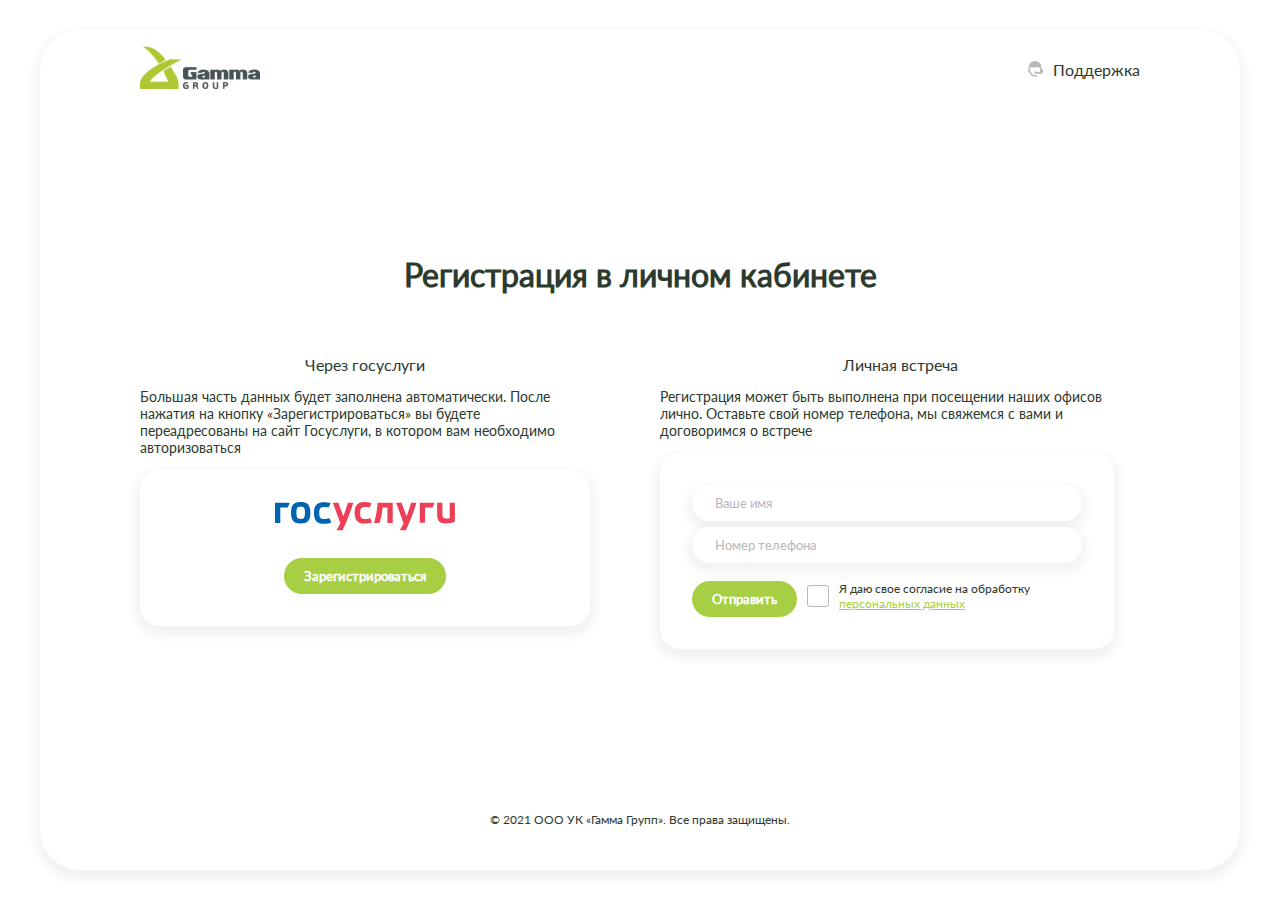
<file: index.html>
<!DOCTYPE html>
<html lang="en">
<head>
    <meta charset="UTF-8">
    <meta http-equiv="X-UA-Compatible" content="IE=edge">
    <meta name="viewport" content="width=device-width, initial-scale=1.0">
    <link rel="shortcut icon" href="/img/logo.svg" type="image/x-icon">
    <link rel="stylesheet" href="./css/index.css">
    <title>Регистрация</title>
</head>
<body>
    <div class="content-wrapper">
        <header class="header">
            <div class="logo">
                <img src="./img/logo.svg" alt="">
            </div>
            <div class="helper">
                <svg width="15" height="16" viewBox="0 0 15 16" fill="none" xmlns="http://www.w3.org/2000/svg">
                    <path d="M7.10526 0C3.61737 0 0.789474 2.82789 0.789474 6.31579V7.10526V7.81764C0.336546 8.24953 0 8.80511 0 9.47368C0 10.4542 0.677014 11.1812 1.53423 11.5368C2.56136 13.9919 4.61861 15.7895 7.10526 15.7895H8.68421C8.78883 15.791 8.89269 15.7716 8.98977 15.7326C9.08685 15.6936 9.17521 15.6357 9.24971 15.5622C9.32421 15.4888 9.38337 15.4012 9.42375 15.3047C9.46413 15.2082 9.48493 15.1046 9.48493 15C9.48493 14.8954 9.46413 14.7918 9.42375 14.6953C9.38337 14.5988 9.32421 14.5112 9.24971 14.4378C9.17521 14.3643 9.08685 14.3064 8.98977 14.2674C8.89269 14.2284 8.78883 14.209 8.68421 14.2105H7.10526C5.32228 14.2105 3.70339 12.868 2.8896 10.7473C2.83891 10.6152 2.75363 10.4991 2.64268 10.4112C2.53173 10.3233 2.39919 10.2668 2.25894 10.2477C1.87013 10.1942 1.57895 9.88036 1.57895 9.47368C1.57895 9.16974 1.73243 8.93129 1.97214 8.79369C2.09257 8.72451 2.19263 8.62479 2.2622 8.50458C2.33178 8.38438 2.36842 8.24795 2.36842 8.10907V7.89474V7.10526C2.36842 6.66947 2.72211 6.31579 3.15789 6.31579H11.0526C11.4884 6.31579 11.8421 6.66947 11.8421 7.10526V7.89474V11.0526H8.61482C8.53329 10.822 8.38234 10.6223 8.18272 10.4809C7.9831 10.3396 7.74461 10.2635 7.5 10.2632C7.18593 10.2632 6.88472 10.3879 6.66264 10.61C6.44055 10.8321 6.31579 11.1333 6.31579 11.4474C6.31619 11.7465 6.42977 12.0344 6.63371 12.2532C6.83765 12.472 7.11684 12.6055 7.41519 12.627C7.44336 12.63 7.47167 12.6316 7.5 12.6316H12.6316H13.4211C14.2895 12.6316 15 11.9211 15 11.0526V9.47368C15 8.60526 14.2895 7.89474 13.4211 7.89474V6.31579C13.4211 2.82789 10.5932 0 7.10526 0Z" fill="#B8B8B8"/>
                </svg>                    
                <span>Поддержка</span>
            </div>
        </header>
        <div class="content-body">
            <h1 class="main-heading">Регистрация в личном кабинете</h1>
            <div class="item item1">
                <h2 class="sub-heading">Через госуслуги</h2>
                <p class="item-description">
                    Большая часть данных будет заполнена автоматически. После
                    нажатия на кнопку «Зарегистрироваться» вы будете переадресованы 
                    на сайт Госуслуги, в котором вам необходимо авторизоваться
                </p>
                <div class="item-actions">
                    <img class="gosuslugi" src="./img/gosuslugi.svg" alt="">
                    <button class="green-btn">Зарегистрироваться</button>
                </div>
            </div>
            <div class="separator">
                <div class="separator-item"></div>
                <div class="separator-item">или</div>
                <div class="separator-item"></div>
            </div>
            <div class="item">
                <h2 class="sub-heading">Личная встреча</h2>
                <p class="item-description">
                    Регистрация может быть выполнена при посещении наших 
                    офисов лично. Оставьте свой номер телефона, мы свяжемся 
                    с вами и договоримся о встрече
                </p>
                <div class="item-actions">
                    <input placeholder="Ваше имя" type="text" class="input-default">
                    <input placeholder="Номер телефона" type="text" class="tel input-default">
                    <div class="actions-block">
                        <div class="checkbox-wrapper">
                            <label class="checkbox-label">
                                <input class="checkbox-input"  type="checkbox" name="" id="">
                                <div class="checkbox-visible"></div>
                                <span>
                                    Я даю свое согласие на обработку 
                                    <a href="#" class="link green">
                                        персональных данных
                                    </a>
                                </span>
                            </label>
                        </div>
                        <button class="green-btn">Отправить</button>
                    </div>
                </div>
            </div>
        </div>
        <div class="content-footer">
            © 2021 ООО УК «Гамма Групп». Все права защищены.
        </div>
    </div>
    <script src="./js/select.js "></script>
</body>
</html>
</file>
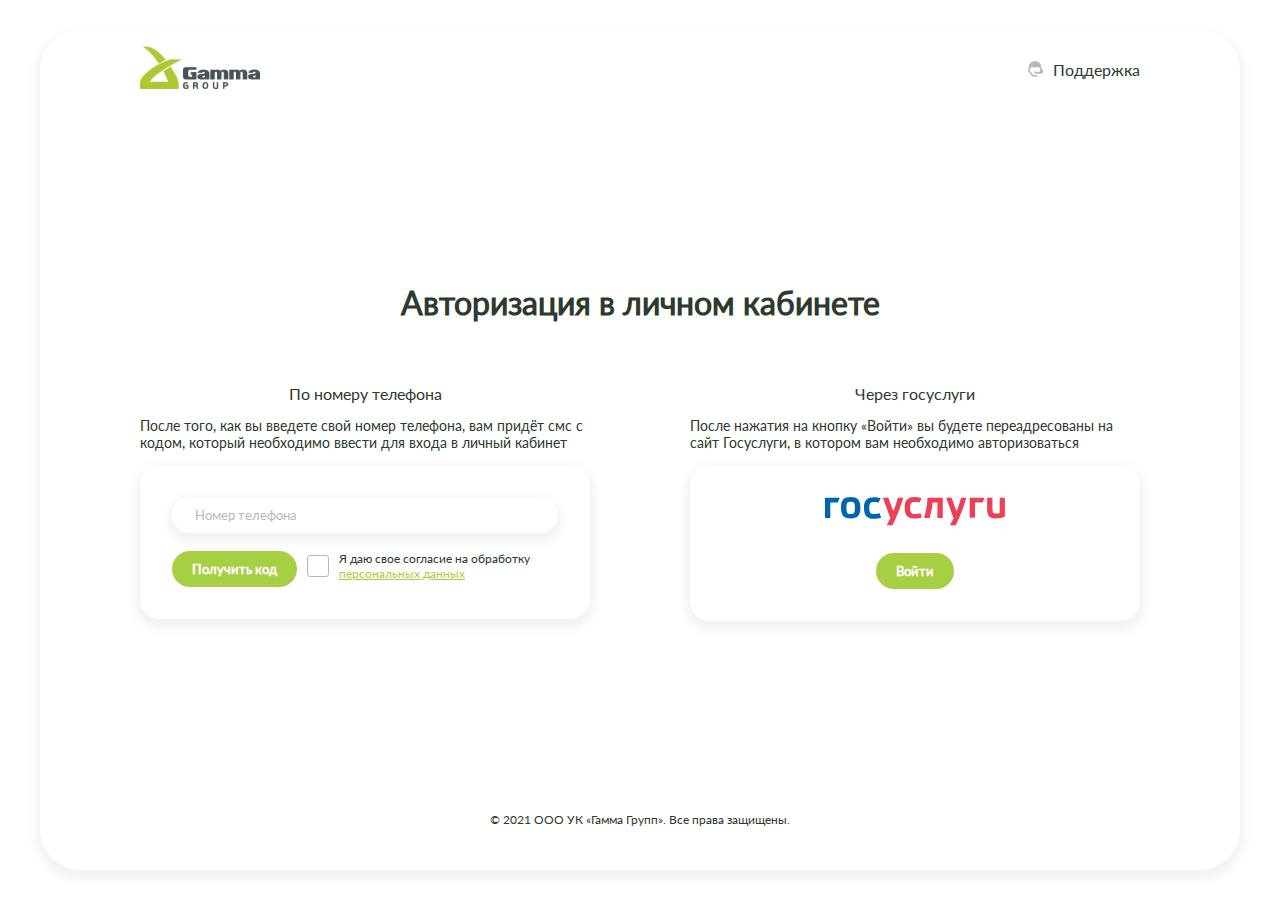
<file: auth.html>
<!DOCTYPE html>
<html lang="en">
<head>
    <meta charset="UTF-8">
    <meta http-equiv="X-UA-Compatible" content="IE=edge">
    <meta name="viewport" content="width=device-width, initial-scale=1.0">
    <link rel="stylesheet" href="./css/index.css">
    <link rel="shortcut icon" href="/img/logo.svg" type="image/x-icon">
    <title>Авторизация</title>
</head>
<body>
    <div class="content-wrapper">
        <header class="header">
            <div class="logo">
                <img src="./img/logo.svg" alt="">
            </div>
            <div class="helper">
                <svg width="15" height="16" viewBox="0 0 15 16" fill="none" xmlns="http://www.w3.org/2000/svg">
                    <path d="M7.10526 0C3.61737 0 0.789474 2.82789 0.789474 6.31579V7.10526V7.81764C0.336546 8.24953 0 8.80511 0 9.47368C0 10.4542 0.677014 11.1812 1.53423 11.5368C2.56136 13.9919 4.61861 15.7895 7.10526 15.7895H8.68421C8.78883 15.791 8.89269 15.7716 8.98977 15.7326C9.08685 15.6936 9.17521 15.6357 9.24971 15.5622C9.32421 15.4888 9.38337 15.4012 9.42375 15.3047C9.46413 15.2082 9.48493 15.1046 9.48493 15C9.48493 14.8954 9.46413 14.7918 9.42375 14.6953C9.38337 14.5988 9.32421 14.5112 9.24971 14.4378C9.17521 14.3643 9.08685 14.3064 8.98977 14.2674C8.89269 14.2284 8.78883 14.209 8.68421 14.2105H7.10526C5.32228 14.2105 3.70339 12.868 2.8896 10.7473C2.83891 10.6152 2.75363 10.4991 2.64268 10.4112C2.53173 10.3233 2.39919 10.2668 2.25894 10.2477C1.87013 10.1942 1.57895 9.88036 1.57895 9.47368C1.57895 9.16974 1.73243 8.93129 1.97214 8.79369C2.09257 8.72451 2.19263 8.62479 2.2622 8.50458C2.33178 8.38438 2.36842 8.24795 2.36842 8.10907V7.89474V7.10526C2.36842 6.66947 2.72211 6.31579 3.15789 6.31579H11.0526C11.4884 6.31579 11.8421 6.66947 11.8421 7.10526V7.89474V11.0526H8.61482C8.53329 10.822 8.38234 10.6223 8.18272 10.4809C7.9831 10.3396 7.74461 10.2635 7.5 10.2632C7.18593 10.2632 6.88472 10.3879 6.66264 10.61C6.44055 10.8321 6.31579 11.1333 6.31579 11.4474C6.31619 11.7465 6.42977 12.0344 6.63371 12.2532C6.83765 12.472 7.11684 12.6055 7.41519 12.627C7.44336 12.63 7.47167 12.6316 7.5 12.6316H12.6316H13.4211C14.2895 12.6316 15 11.9211 15 11.0526V9.47368C15 8.60526 14.2895 7.89474 13.4211 7.89474V6.31579C13.4211 2.82789 10.5932 0 7.10526 0Z" fill="#B8B8B8"/>
                </svg>                    
                <span>Поддержка</span>
            </div>
        </header>
        <div class="content-body">
            <h1 class="main-heading">Авторизация в личном кабинете</h1>
            <div class="item item1">
                <h2 class="sub-heading">По номеру телефона</h2>
                <p class="item-description">
                    После того, как вы введете свой номер телефона, вам придёт смс 
                    с кодом, который необходимо ввести для входа в личный кабинет
                </p>
                <div class="item-actions">
                    <input placeholder="Номер телефона" class="tel input-default">
                    <div class="actions-block">
                        <div class="checkbox-wrapper">
                            <label class="checkbox-label">
                                <input class="checkbox-input"  type="checkbox" name="" id="">
                                <div class="checkbox-visible"></div>
                                <span>
                                    Я даю свое согласие на обработку 
                                    <a href="#" class="link green">
                                        персональных данных
                                    </a>
                                </span>
                            </label>
                        </div>
                        <button class="green-btn">Получить код</button>
                    </div>
                </div>
            </div>
            <div class="separator">
                <div class="separator-item"></div>
                <div class="separator-item">или</div>
                <div class="separator-item"></div>
            </div>
            <div class="item item1">
                <h2 class="sub-heading">Через госуслуги</h2>
                <p class="item-description">
                    После нажатия на кнопку «Войти» вы будете переадресованы 
                    на сайт Госуслуги, в котором вам необходимо авторизоваться
                </p>
                <div class="item-actions">
                    <img class="gosuslugi" src="./img/gosuslugi.svg" alt="">
                    <button class="green-btn">Войти</button>
                </div>
            </div>
        </div>
        <div class="content-footer">
            © 2021 ООО УК «Гамма Групп». Все права защищены.
        </div>
    </div>
    <script src="./js/select.js"></script>
</body>
</html>
</file>
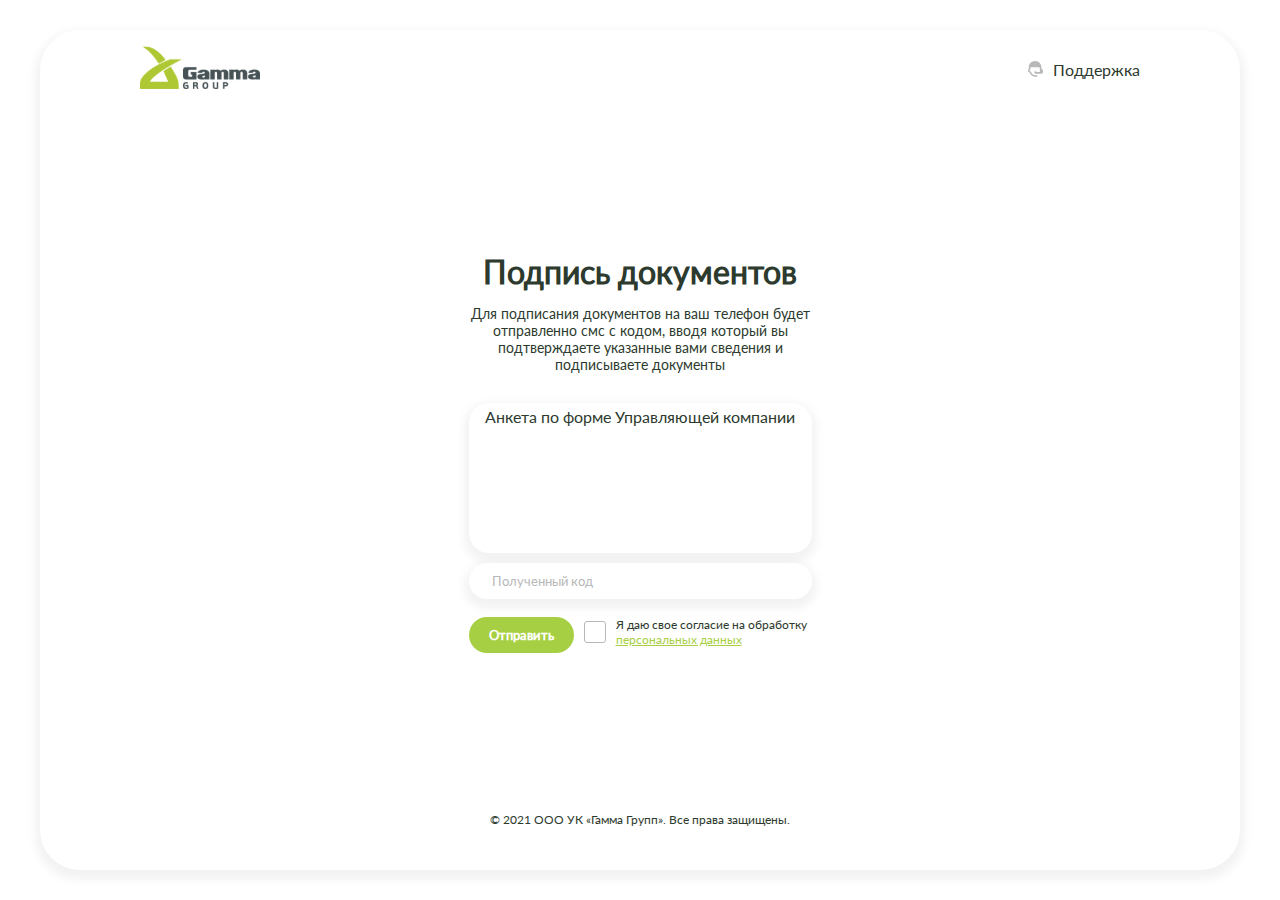
<file: documents.html>
<!DOCTYPE html>
<html lang="en">
<head>
    <meta charset="UTF-8">
    <meta http-equiv="X-UA-Compatible" content="IE=edge">
    <meta name="viewport" content="width=device-width, initial-scale=1.0">
    <link rel="stylesheet" href="./css/index.css">
    <link rel="shortcut icon" href="/img/logo.svg" type="image/x-icon">
    <title>Подпись документов</title>
</head>
<body>
    <div class="content-wrapper">
        <header class="header">
            <div class="logo">
                <img src="./img/logo.svg" alt="">
            </div>
            <div class="helper">
                <svg width="15" height="16" viewBox="0 0 15 16" fill="none" xmlns="http://www.w3.org/2000/svg">
                    <path d="M7.10526 0C3.61737 0 0.789474 2.82789 0.789474 6.31579V7.10526V7.81764C0.336546 8.24953 0 8.80511 0 9.47368C0 10.4542 0.677014 11.1812 1.53423 11.5368C2.56136 13.9919 4.61861 15.7895 7.10526 15.7895H8.68421C8.78883 15.791 8.89269 15.7716 8.98977 15.7326C9.08685 15.6936 9.17521 15.6357 9.24971 15.5622C9.32421 15.4888 9.38337 15.4012 9.42375 15.3047C9.46413 15.2082 9.48493 15.1046 9.48493 15C9.48493 14.8954 9.46413 14.7918 9.42375 14.6953C9.38337 14.5988 9.32421 14.5112 9.24971 14.4378C9.17521 14.3643 9.08685 14.3064 8.98977 14.2674C8.89269 14.2284 8.78883 14.209 8.68421 14.2105H7.10526C5.32228 14.2105 3.70339 12.868 2.8896 10.7473C2.83891 10.6152 2.75363 10.4991 2.64268 10.4112C2.53173 10.3233 2.39919 10.2668 2.25894 10.2477C1.87013 10.1942 1.57895 9.88036 1.57895 9.47368C1.57895 9.16974 1.73243 8.93129 1.97214 8.79369C2.09257 8.72451 2.19263 8.62479 2.2622 8.50458C2.33178 8.38438 2.36842 8.24795 2.36842 8.10907V7.89474V7.10526C2.36842 6.66947 2.72211 6.31579 3.15789 6.31579H11.0526C11.4884 6.31579 11.8421 6.66947 11.8421 7.10526V7.89474V11.0526H8.61482C8.53329 10.822 8.38234 10.6223 8.18272 10.4809C7.9831 10.3396 7.74461 10.2635 7.5 10.2632C7.18593 10.2632 6.88472 10.3879 6.66264 10.61C6.44055 10.8321 6.31579 11.1333 6.31579 11.4474C6.31619 11.7465 6.42977 12.0344 6.63371 12.2532C6.83765 12.472 7.11684 12.6055 7.41519 12.627C7.44336 12.63 7.47167 12.6316 7.5 12.6316H12.6316H13.4211C14.2895 12.6316 15 11.9211 15 11.0526V9.47368C15 8.60526 14.2895 7.89474 13.4211 7.89474V6.31579C13.4211 2.82789 10.5932 0 7.10526 0Z" fill="#B8B8B8"/>
                </svg>                    
                <span>Поддержка</span>
            </div>
        </header>
        <div class="content-body content-documents">
            <h1 class="main-heading documents-heading">Подпись документов</h1>
            <div class="item item-center">
                <p class="item-description documents-description">
                    Для подписания документов на ваш телефон будет отправленно смс с кодом, вводя который вы подтверждаете указанные вами сведения и подписываете документы
                </p>
                <div class="item-actions doc-wrapper">
                    <p class="action-name">Анкета по форме Управляющей компании</p>
                </div>
                <div class="item-actions">
                    <input placeholder="Полученный код" type="text" class="input-default">
                    <div class="actions-block">
                        <div class="checkbox-wrapper">
                            <label class="checkbox-label">
                                <input class="checkbox-input"  type="checkbox" name="" id="">
                                <div class="checkbox-visible"></div>
                                <span>
                                    Я даю свое согласие на обработку 
                                    <a href="#" class="link green">
                                        персональных данных
                                    </a>
                                </span>
                            </label>
                        </div>
                        <button class="green-btn">Отправить</button>
                    </div>
                </div>
            </div>
        </div>
        <div class="content-footer">
            © 2021 ООО УК «Гамма Групп». Все права защищены.
        </div>
    </div>
</body>
</html>
</file>
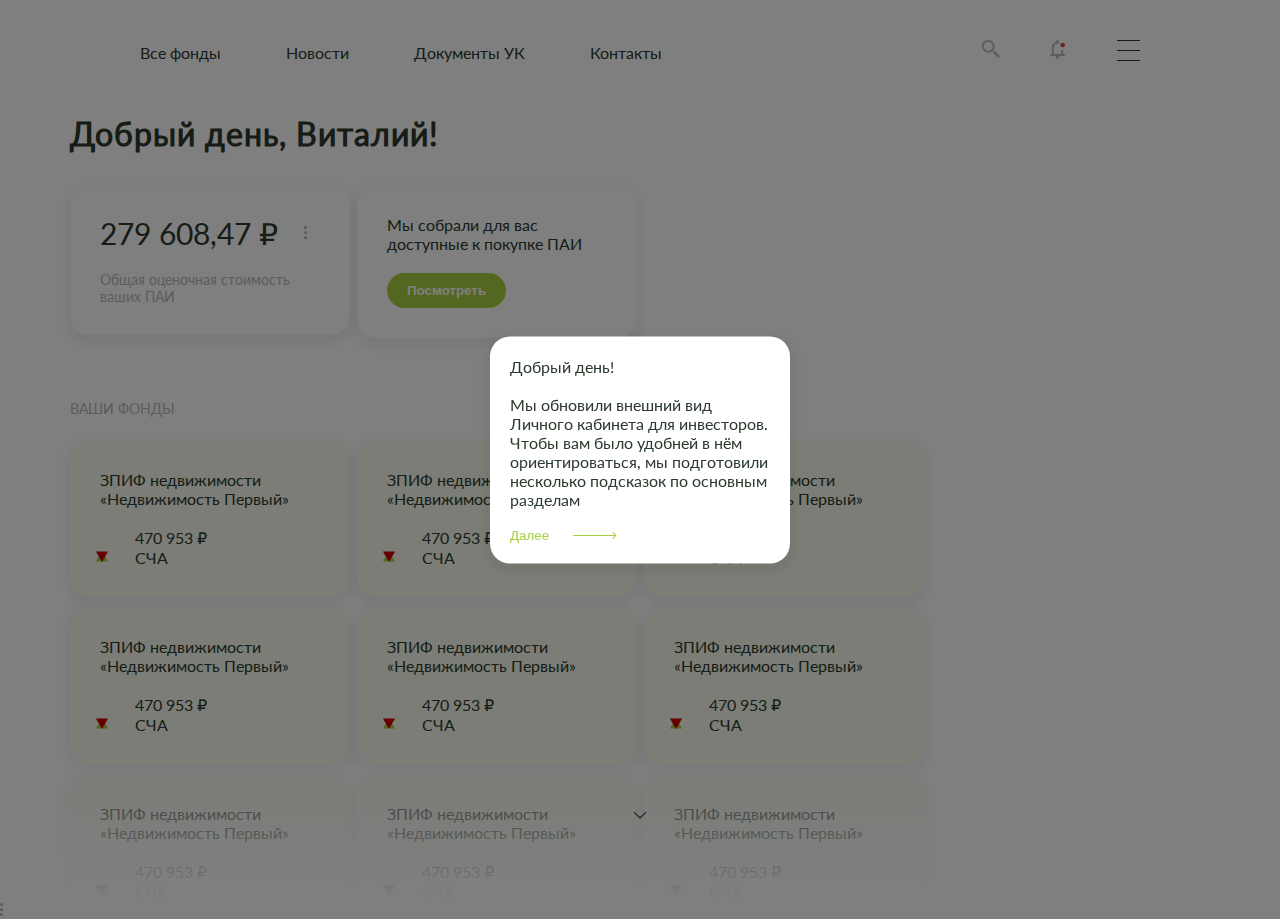
<file: lk.html>
<!DOCTYPE html>
<html lang="en">
<head>
    <meta charset="UTF-8">
    <meta http-equiv="X-UA-Compatible" content="IE=edge">
    <meta name="viewport" content="width=device-width, initial-scale=1.0">
    <link rel="shortcut icon" href="/img/logo.svg" type="image/x-icon">
    <link rel="stylesheet" href="./css/lk.css">
    <title>Личный кабинет</title>
</head>
<body>
    <div class="content-wrapper">
        <div class="sidebar">
            <div class="sidebar-content">
                <div class="logo">
                    <a class="logo-link" href="#">
                        <img src="./img/logo.svg" alt="">
                    </a>
                    <div class="btn-close">
                        <svg width="22" height="21" viewBox="0 0 22 21" fill="none" xmlns="http://www.w3.org/2000/svg">
                            <rect width="28.4611" height="1.23744" transform="matrix(-0.707107 -0.707107 -0.707107 0.707107 21.0364 20.1249)" fill="#2D3A2E"/>
                            <rect y="20.1249" width="28.4611" height="1.23744" transform="rotate(-45 0 20.1249)" fill="#2D3A2E"/>
                        </svg>     
                    </div>
                </div>
                <nav class="sidebar-nav">
                    <ul class="sidebar-nav__list">
                        <li class="sidebar-nav__item icon">
                            <a class="sidebar-nav__link" href="#">
                                <svg width="13" height="15" viewBox="0 0 13 15" fill="none" xmlns="http://www.w3.org/2000/svg">
                                    <path d="M6.50002 0C4.59573 0 3.03849 1.21244 3.03849 3.46154C3.03849 4.96695 3.73936 6.52644 4.76925 7.39183V8.1851C4.76925 8.53215 4.53488 8.82963 4.24642 8.88822C1.99732 9.58008 0.15387 11.0697 0.15387 11.9351V12.9808C0.15387 14.076 2.97989 15 6.50002 15C10.0202 15 12.8462 14.076 12.8462 12.9808V11.9351C12.8462 11.1283 11.0613 9.58008 8.75363 8.88822C8.46517 8.82963 8.23079 8.47356 8.23079 8.1851V7.39183C9.26069 6.52644 9.96156 4.96695 9.96156 3.46154C9.96156 1.21244 8.40432 0 6.50002 0Z" fill="#B8B8B8"/>
                                </svg>
                                <span>
                                    Иванов В. С.
                                </span>     
                            </a>
                        </li>
                        <li class="sidebar-nav__item icon">
                            <a class="sidebar-nav__link" href="#">
                                <svg width="15" height="15" viewBox="0 0 15 15" fill="none" xmlns="http://www.w3.org/2000/svg">
                                    <path d="M12.7083 0H2.29167C1.02833 0 0 1.02833 0 2.29167V12.7083C0 13.9717 1.02833 15 2.29167 15H12.7083C13.9717 15 15 13.9717 15 12.7083V2.29167C15 1.02833 13.9717 0 12.7083 0ZM7.5 2.91667C8.65042 2.91667 9.58333 3.84958 9.58333 5C9.58333 6.15042 8.65042 7.08333 7.5 7.08333C6.34958 7.08333 5.41667 6.15042 5.41667 5C5.41667 3.84958 6.34958 2.91667 7.5 2.91667ZM11.25 9.39083C11.25 10.5821 9.73042 11.6667 7.5 11.6667C5.26958 11.6667 3.75 10.5821 3.75 9.39083V9.10917C3.75 8.68083 4.0975 8.33333 4.52583 8.33333H10.4742C10.9025 8.33333 11.25 8.68083 11.25 9.10917V9.39083Z" fill="#B8B8B8"/>
                                </svg>
                                <span>
                                    Мой профиль
                                </span>    
                            </a>
                        </li>
                        <li class="sidebar-nav__item icon">
                            <a class="sidebar-nav__link" href="#">
                                <svg width="15" height="15" viewBox="0 0 15 15" fill="none" xmlns="http://www.w3.org/2000/svg">
                                    <path d="M1.6875 0C0.757125 0 0 0.757125 0 1.6875V11.4375C0 12.3679 0.757125 13.125 1.6875 13.125H11.4375C12.3679 13.125 13.125 12.3679 13.125 11.4375V1.6875C13.125 0.757125 12.3679 0 11.4375 0H1.6875ZM13.875 1.97827V11.8125C13.875 12.9495 12.9499 13.875 11.8125 13.875H1.97827C2.21115 14.5282 2.83013 15 3.5625 15H11.8125C13.5701 15 15 13.5701 15 11.8125V3.5625C15 2.83013 14.5282 2.21152 13.875 1.97827ZM9.18677 4.125C9.33067 4.125 9.4746 4.17992 9.58447 4.28979C9.80422 4.50954 9.80458 4.86546 9.58521 5.08521L6.21021 8.46021C6.10033 8.57008 5.9565 8.625 5.8125 8.625C5.6685 8.625 5.52467 8.57008 5.41479 8.46021L3.91479 6.96021C3.69504 6.74046 3.69504 6.38454 3.91479 6.16479C4.13454 5.94504 4.49046 5.94504 4.71021 6.16479L5.81177 7.26709L8.78906 4.28979C8.89894 4.17992 9.04286 4.125 9.18677 4.125Z" fill="#B8B8B8"/>
                                </svg>     
                                <span>
                                    Квалицикация
                                </span>
                            </a>
                        </li>
                        <li class="sidebar-nav__item icon">
                            <a class="sidebar-nav__link" href="#">
                                <svg width="15" height="19" viewBox="0 0 15 19" fill="none" xmlns="http://www.w3.org/2000/svg">
                                    <path d="M1.875 0C0.84375 0 0 0.84375 0 1.875V16.875C0 17.9063 0.84375 18.75 1.875 18.75H13.125C14.1562 18.75 15 17.9063 15 16.875V5.625L9.375 0H1.875ZM8.4375 1.40625L13.5938 6.5625H8.4375V1.40625ZM6.0498 8.44849C6.59895 8.44849 7.15039 8.66262 7.57507 9.09668C8.18632 9.72012 8.44969 10.6374 8.4375 11.2683C8.42156 12.128 7.94993 13.0828 7.19055 13.905C7.34805 14.0053 7.49438 14.0625 7.61719 14.0625C7.97719 14.0625 8.21874 13.8087 8.64624 13.2715C9.03155 12.7887 9.51188 12.1875 10.3125 12.1875C10.7288 12.1875 11.0971 12.4628 11.2134 12.8632C11.3259 13.2363 11.7291 14.0625 12.1875 14.0625V15.9375C11.1816 15.9375 10.4526 15.3058 9.98291 14.6008C9.50854 15.1849 8.80781 15.9375 7.61719 15.9375C6.94781 15.9375 6.28146 15.6143 5.69458 15.108C4.83489 15.6152 3.84188 15.9375 2.8125 15.9375V14.0625C3.39 14.0625 3.96667 13.8921 4.48792 13.6249C4.05292 12.8721 3.77714 12.0376 3.75183 11.283C3.72933 10.6417 3.92588 9.72882 4.54651 9.0857C4.95526 8.66288 5.50066 8.44849 6.0498 8.44849ZM6.05347 10.3125C6.00847 10.3125 5.9626 10.3182 5.89417 10.3894C5.73198 10.5572 5.61286 10.9199 5.62317 11.217C5.63817 11.6258 5.77411 12.0555 5.97473 12.453C6.33567 12.0264 6.55594 11.5851 6.5625 11.2317C6.56625 11.0348 6.4522 10.6289 6.23657 10.4095C6.14095 10.312 6.08159 10.3125 6.05347 10.3125Z" fill="#B8B8B8"/>
                                </svg>
                                <span>
                                    Документы на подпись 
                                    <!--Если есть документы на подпись-->
                                    <div class="notifications-count">3</div>
                                </span>  
                            </a>
                        </li>
                    </ul>
                </nav>
                <nav class="fond-nav">
                    <h3 class="nav-heading">Ваши фонды</h3>
                    <ul class="fond-list">
                        <li class="fond-item open">
                            <a class="fond-item__link open" href="#">
                                ЗПИФ недвижимости «Недвижимость Первый»
                                <svg width="12" height="7" viewBox="0 0 12 7" fill="none" xmlns="http://www.w3.org/2000/svg">
                                    <path d="M11.4428 9.92263e-05C11.298 0.00435584 11.1618 0.0639485 11.0618 0.168236L5.99855 5.23148L0.935309 0.168236C0.832086 0.0628845 0.691618 0.00329169 0.543701 0.00329169C0.322357 0.00329169 0.12336 0.138439 0.0403563 0.343821C-0.0437116 0.549202 0.00630337 0.78438 0.164862 0.938682L5.61333 6.38715C5.82616 6.59998 6.17094 6.59998 6.38377 6.38715L11.8322 0.938682C11.994 0.783316 12.0451 0.543882 11.9578 0.336372C11.8716 0.128862 11.6673 -0.00415739 11.4428 9.92263e-05Z" fill="#2D3A2E"/>
                                </svg>    
                            </a>
                            <ul class="reports-list">
                                <h3 class="nav-heading small">Отчеты</h3>
                                <li class="report-item">
                                    <a href="#" class="report-link">
                                        <div class="link-icon yellow"></div>
                                        <span>Справка СЧА</span>        
                                    </a>
                                </li>
                                <li class="report-item">
                                    <a href="#" class="report-link">
                                        <div class="link-icon blue"></div>
                                        <span>Отчёт о приросте</span> 
                                    </a>
                                </li>
                            </ul>
                        </li>
                        <li class="fond-item">
                            <a class="fond-item__link" href="#">
                                ЗПИФ недвижимости «Недвижимость Первый»
                                <svg width="12" height="7" viewBox="0 0 12 7" fill="none" xmlns="http://www.w3.org/2000/svg">
                                    <path d="M11.4428 9.92263e-05C11.298 0.00435584 11.1618 0.0639485 11.0618 0.168236L5.99855 5.23148L0.935309 0.168236C0.832086 0.0628845 0.691618 0.00329169 0.543701 0.00329169C0.322357 0.00329169 0.12336 0.138439 0.0403563 0.343821C-0.0437116 0.549202 0.00630337 0.78438 0.164862 0.938682L5.61333 6.38715C5.82616 6.59998 6.17094 6.59998 6.38377 6.38715L11.8322 0.938682C11.994 0.783316 12.0451 0.543882 11.9578 0.336372C11.8716 0.128862 11.6673 -0.00415739 11.4428 9.92263e-05Z" fill="#2D3A2E"/>
                                </svg>    
                            </a>
                            <ul class="reports-list">
                                <h3 class="nav-heading small">Отчеты</h3>
                                <li class="report-item">
                                    <a href="#" class="report-link">
                                        <div class="link-icon yellow"></div>
                                        <span>Справка СЧА</span>        
                                    </a>
                                </li>
                                <li class="report-item">
                                    <a href="#" class="report-link">
                                        <div class="link-icon blue"></div>
                                        <span>Отчёт о приросте</span> 
                                    </a>
                                </li>
                            </ul>
                        </li>
                        <li class="fond-item">
                            <a class="fond-item__link" href="#">
                                ЗПИФ недвижимости «Недвижимость Первый»
                                <svg width="12" height="7" viewBox="0 0 12 7" fill="none" xmlns="http://www.w3.org/2000/svg">
                                    <path d="M11.4428 9.92263e-05C11.298 0.00435584 11.1618 0.0639485 11.0618 0.168236L5.99855 5.23148L0.935309 0.168236C0.832086 0.0628845 0.691618 0.00329169 0.543701 0.00329169C0.322357 0.00329169 0.12336 0.138439 0.0403563 0.343821C-0.0437116 0.549202 0.00630337 0.78438 0.164862 0.938682L5.61333 6.38715C5.82616 6.59998 6.17094 6.59998 6.38377 6.38715L11.8322 0.938682C11.994 0.783316 12.0451 0.543882 11.9578 0.336372C11.8716 0.128862 11.6673 -0.00415739 11.4428 9.92263e-05Z" fill="#2D3A2E"/>
                                </svg>    
                            </a>
                            <ul class="reports-list">
                                <h3 class="nav-heading small">Отчеты</h3>
                                <li class="report-item">
                                    <a href="#" class="report-link">
                                        <div class="link-icon yellow"></div>
                                        <span>Справка СЧА</span>        
                                    </a>
                                </li>
                                <li class="report-item">
                                    <a href="#" class="report-link">
                                        <div class="link-icon blue"></div>
                                        <span>Отчёт о приросте</span> 
                                    </a>
                                </li>
                            </ul>
                        </li> 
                        <li class="fond-item">
                            <a class="fond-item__link" href="#">
                                ЗПИФ недвижимости «Недвижимость Первый»
                                <svg width="12" height="7" viewBox="0 0 12 7" fill="none" xmlns="http://www.w3.org/2000/svg">
                                    <path d="M11.4428 9.92263e-05C11.298 0.00435584 11.1618 0.0639485 11.0618 0.168236L5.99855 5.23148L0.935309 0.168236C0.832086 0.0628845 0.691618 0.00329169 0.543701 0.00329169C0.322357 0.00329169 0.12336 0.138439 0.0403563 0.343821C-0.0437116 0.549202 0.00630337 0.78438 0.164862 0.938682L5.61333 6.38715C5.82616 6.59998 6.17094 6.59998 6.38377 6.38715L11.8322 0.938682C11.994 0.783316 12.0451 0.543882 11.9578 0.336372C11.8716 0.128862 11.6673 -0.00415739 11.4428 9.92263e-05Z" fill="#2D3A2E"/>
                                </svg>    
                            </a>
                            <ul class="reports-list">
                                <h3 class="nav-heading small">Отчеты</h3>
                                <li class="report-item">
                                    <a href="#" class="report-link">
                                        <div class="link-icon yellow"></div>
                                        <span>Справка СЧА</span>        
                                    </a>
                                </li>
                                <li class="report-item">
                                    <a href="#" class="report-link">
                                        <div class="link-icon blue"></div>
                                        <span>Отчёт о приросте</span> 
                                    </a>
                                </li>
                            </ul>
                        </li>
                        <li class="fond-item">
                            <a class="fond-item__link" href="#">
                                ЗПИФ недвижимости «Недвижимость Первый»
                                <svg width="12" height="7" viewBox="0 0 12 7" fill="none" xmlns="http://www.w3.org/2000/svg">
                                    <path d="M11.4428 9.92263e-05C11.298 0.00435584 11.1618 0.0639485 11.0618 0.168236L5.99855 5.23148L0.935309 0.168236C0.832086 0.0628845 0.691618 0.00329169 0.543701 0.00329169C0.322357 0.00329169 0.12336 0.138439 0.0403563 0.343821C-0.0437116 0.549202 0.00630337 0.78438 0.164862 0.938682L5.61333 6.38715C5.82616 6.59998 6.17094 6.59998 6.38377 6.38715L11.8322 0.938682C11.994 0.783316 12.0451 0.543882 11.9578 0.336372C11.8716 0.128862 11.6673 -0.00415739 11.4428 9.92263e-05Z" fill="#2D3A2E"/>
                                </svg>    
                            </a>
                            <ul class="reports-list">
                                <h3 class="nav-heading small">Отчеты</h3>
                                <li class="report-item">
                                    <a href="#" class="report-link">
                                        <div class="link-icon yellow"></div>
                                        <span>Справка СЧА</span>        
                                    </a>
                                </li>
                                <li class="report-item">
                                    <a href="#" class="report-link">
                                        <div class="link-icon blue"></div>
                                        <span>Отчёт о приросте</span> 
                                    </a>
                                </li>
                            </ul>
                        </li>
                        <div class="fond-open">
                            <svg width="12" height="7" viewBox="0 0 12 7" fill="none" xmlns="http://www.w3.org/2000/svg">
                                <path d="M11.4428 9.92263e-05C11.298 0.00435584 11.1618 0.0639485 11.0618 0.168236L5.99855 5.23148L0.935309 0.168236C0.832086 0.0628845 0.691618 0.00329169 0.543701 0.00329169C0.322357 0.00329169 0.12336 0.138439 0.0403563 0.343821C-0.0437116 0.549202 0.00630337 0.78438 0.164862 0.938682L5.61333 6.38715C5.82616 6.59998 6.17094 6.59998 6.38377 6.38715L11.8322 0.938682C11.994 0.783316 12.0451 0.543882 11.9578 0.336372C11.8716 0.128862 11.6673 -0.00415739 11.4428 9.92263e-05Z" fill="#2D3A2E"/>
                            </svg>   
                        </div>
                    </ul>
                </nav>
                <div class="sidebar-controlls">
                    <ul class="sidebar-controll__list">
                        <li class="sidebar-controll__item icon">
                            <div class="circle"></div>
                            <div class="shadow"></div>
                            <div id="notification-6" class="notification">
                                <div class="notification-row">
                                    Если у вас возникнут вопросы или трудности, вы можете связаться с нами через раздел «Поддержка»
                                </div>
                                <button class="next-step">
                                    <span>Готово !</span>
                                </button>
                            </div>
                            <a class="sidebar-controll__link helpers" href="#">
                                <svg class="svg-icon" width="15" height="16" viewBox="0 0 15 16" fill="none" xmlns="http://www.w3.org/2000/svg">
                                    <path d="M7.10526 0C3.61737 0 0.789474 2.82789 0.789474 6.31579V7.10526V7.81764C0.336546 8.24953 0 8.80511 0 9.47368C0 10.4542 0.677014 11.1812 1.53423 11.5368C2.56136 13.9919 4.61861 15.7895 7.10526 15.7895H8.68421C8.78883 15.791 8.89269 15.7716 8.98977 15.7326C9.08685 15.6936 9.17521 15.6357 9.24971 15.5622C9.32421 15.4888 9.38337 15.4012 9.42375 15.3047C9.46413 15.2082 9.48493 15.1046 9.48493 15C9.48493 14.8954 9.46413 14.7918 9.42375 14.6953C9.38337 14.5988 9.32421 14.5112 9.24971 14.4378C9.17521 14.3643 9.08685 14.3064 8.98977 14.2674C8.89269 14.2284 8.78883 14.209 8.68421 14.2105H7.10526C5.32228 14.2105 3.70339 12.868 2.8896 10.7473C2.83891 10.6152 2.75363 10.4991 2.64268 10.4112C2.53173 10.3233 2.39919 10.2668 2.25894 10.2477C1.87013 10.1942 1.57895 9.88036 1.57895 9.47368C1.57895 9.16974 1.73243 8.93129 1.97214 8.79369C2.09257 8.72451 2.19263 8.62479 2.2622 8.50458C2.33178 8.38438 2.36842 8.24795 2.36842 8.10907V7.89474V7.10526C2.36842 6.66947 2.72211 6.31579 3.15789 6.31579H11.0526C11.4884 6.31579 11.8421 6.66947 11.8421 7.10526V7.89474V11.0526H8.61482C8.53329 10.822 8.38234 10.6223 8.18272 10.4809C7.9831 10.3396 7.74461 10.2635 7.5 10.2632C7.18593 10.2632 6.88472 10.3879 6.66264 10.61C6.44055 10.8321 6.31579 11.1333 6.31579 11.4474C6.31619 11.7465 6.42977 12.0344 6.63371 12.2532C6.83765 12.472 7.11684 12.6055 7.41519 12.627C7.44336 12.63 7.47167 12.6316 7.5 12.6316H12.6316H13.4211C14.2895 12.6316 15 11.9211 15 11.0526V9.47368C15 8.60526 14.2895 7.89474 13.4211 7.89474V6.31579C13.4211 2.82789 10.5932 0 7.10526 0Z" fill="#B8B8B8"/>
                                </svg>
                                <span>Поддержка</span>
                            </a>
                        </li>
                        <li class="sidebar-controll__item icon">
                            <a class="sidebar-controll__link" href="#">
                                <svg width="16" height="15" viewBox="0 0 16 15" fill="none" xmlns="http://www.w3.org/2000/svg">
                                    <path d="M14.2083 0H2.54167C1.62083 0 0.875 0.745833 0.875 1.66667V13.3333C0.875 14.2542 1.62083 15 2.54167 15H14.2083C15.1292 15 15.875 14.2542 15.875 13.3333V1.66667C15.875 0.745833 15.1292 0 14.2083 0ZM14.7975 8.08917L12.0475 10.8392C11.885 11.0017 11.6717 11.0833 11.4583 11.0833C11.245 11.0833 11.0317 11.0017 10.8692 10.8392C10.5433 10.5133 10.5433 9.98667 10.8692 9.66083L12.1967 8.33333H5.875C5.41417 8.33333 5.04167 7.96083 5.04167 7.5C5.04167 7.03917 5.41417 6.66667 5.875 6.66667H12.1967L10.8692 5.33917C10.5433 5.01333 10.5433 4.48667 10.8692 4.16083C11.195 3.835 11.7217 3.835 12.0475 4.16083L14.7975 6.91083C15.1233 7.23667 15.1233 7.76333 14.7975 8.08917Z" fill="#B8B8B8"/>
                                </svg>
                                <span>Выход</span>
                            </a>
                        </li>
                    </ul>
                </div>
            </div>
        </div>
        <div class="content-bar">
            <div class="shadow shadow-desktop"></div>
            <div id="notification-5" class="notification">
                <div class="notification-row">
                    В боковом меню собраны 
                    все разделы вашего личного кабинета для быстрого и удобного доступа к вашим Фондам, документам и настройкам личного профиля
                </div>
                <button class="next-step">
                    <span>Далее</span>
                    <svg  width="44" height="8" viewBox="0 0 44 8" fill="none" xmlns="http://www.w3.org/2000/svg">
                        <path d="M43.3535 4.35355C43.5488 4.15829 43.5488 3.84171 43.3535 3.64645L40.1716 0.464466C39.9763 0.269204 39.6597 0.269204 39.4645 0.464466C39.2692 0.659728 39.2692 0.976311 39.4645 1.17157L42.2929 4L39.4645 6.82843C39.2692 7.02369 39.2692 7.34027 39.4645 7.53553C39.6597 7.7308 39.9763 7.7308 40.1716 7.53553L43.3535 4.35355ZM0 4.5H43V3.5H0V4.5Z" fill="#A7CF43"/>
                    </svg>    
                </button>
            </div>

            <div class="header">
                <nav class="content-bar-nav">
                    <ul class="content-bar__nav-list">
                        <li class="content-bar__nav-item icon">
                            <a href="#" class="content-bar__nav-link">
                                Все фонды
                            </a>
                        </li>
                        <li class="content-bar__nav-item icon">
                            <a href="#" class="content-bar__nav-link">
                                Новости
                            </a>
                        </li>
                        <li class="content-bar__nav-item icon">
                            <a href="#" class="content-bar__nav-link">
                                Документы УК
                            </a>
                        </li>
                        <li class="content-bar__nav-item icon">
                            <a href="#" class="content-bar__nav-link">
                                Контакты
                            </a>
                        </li>
                    </ul>
                    <div class="content-bar__nav-icons">
                        <div class="search icon">
                            <div class="shadow"></div>
                            <div class="circle"></div>
                            <div id="notification-3" class="notification">
                                <div class="notification-row">
                                    Найти любую необходимую информацию о Фондах вы можете через Поиск
                                </div>
                                <button class="next-step">
                                    <span>Далее</span>
                                    <svg width="44" height="8" viewBox="0 0 44 8" fill="none" xmlns="http://www.w3.org/2000/svg">
                                        <path d="M43.3535 4.35355C43.5488 4.15829 43.5488 3.84171 43.3535 3.64645L40.1716 0.464466C39.9763 0.269204 39.6597 0.269204 39.4645 0.464466C39.2692 0.659728 39.2692 0.976311 39.4645 1.17157L42.2929 4L39.4645 6.82843C39.2692 7.02369 39.2692 7.34027 39.4645 7.53553C39.6597 7.7308 39.9763 7.7308 40.1716 7.53553L43.3535 4.35355ZM0 4.5H43V3.5H0V4.5Z" fill="#A7CF43"/>
                                    </svg>    
                                </button>
                            </div>
                            <div class="search-input">
                                <input class="input-default" type="text" placeholder="Введите текст для поиска">
                                <svg width="7" height="12" viewBox="0 0 7 12" fill="none" xmlns="http://www.w3.org/2000/svg">
                                    <path d="M9.92263e-05 0.557242C0.00435584 0.701967 0.0639485 0.838179 0.168236 0.938209L5.23148 6.00145L0.168236 11.0647C0.0628845 11.1679 0.00329169 11.3084 0.00329169 11.4563C0.00329169 11.6776 0.138439 11.8766 0.343821 11.9596C0.549202 12.0437 0.78438 11.9937 0.938682 11.8351L6.38715 6.38667C6.59998 6.17384 6.59998 5.82906 6.38715 5.61623L0.938682 0.167762C0.783316 0.00601101 0.543882 -0.0450687 0.336372 0.0421925C0.128862 0.128388 -0.00415739 0.332705 9.92263e-05 0.557242Z" fill="#B8B8B8"/>
                                </svg>                                    
                            </div>
                            <svg class="svg-icon" width="18" height="18" viewBox="0 0 18 18" fill="none" xmlns="http://www.w3.org/2000/svg">
                                <path d="M18 16.2L16.2 18L10.8 12.6V10.8H12.6L18 16.2Z" fill="#B8B8B8"/>
                                <path d="M6.3 12.6C2.79 12.6 0 9.81 0 6.3C0 2.79 2.79 0 6.3 0C9.81 0 12.6 2.79 12.6 6.3C12.6 9.81 9.81 12.6 6.3 12.6ZM6.3 1.8C3.78 1.8 1.8 3.78 1.8 6.3C1.8 8.82 3.78 10.8 6.3 10.8C8.82 10.8 10.8 8.82 10.8 6.3C10.8 3.78 8.82 1.8 6.3 1.8Z" fill="#B8B8B8"/>
                                <path d="M9.56146 10.2612L10.1979 9.62492L12.425 11.8526L11.7885 12.4889L9.56146 10.2612Z" fill="#B8B8B8"/>
                            </svg>    
                        </div>
                        <div class="notifications icon">
                            <div class="shadow"></div>
                            <div class="circle"></div>
                            <div id="notification-2" class="notification">
                                <div class="notification-row">
                                    Здесь будут отображаться все уведомления вашего личного кабинета
                                </div>
                                <button class="next-step">
                                    <span>Далее</span>
                                    <svg width="44" height="8" viewBox="0 0 44 8" fill="none" xmlns="http://www.w3.org/2000/svg">
                                        <path d="M43.3535 4.35355C43.5488 4.15829 43.5488 3.84171 43.3535 3.64645L40.1716 0.464466C39.9763 0.269204 39.6597 0.269204 39.4645 0.464466C39.2692 0.659728 39.2692 0.976311 39.4645 1.17157L42.2929 4L39.4645 6.82843C39.2692 7.02369 39.2692 7.34027 39.4645 7.53553C39.6597 7.7308 39.9763 7.7308 40.1716 7.53553L43.3535 4.35355ZM0 4.5H43V3.5H0V4.5Z" fill="#A7CF43"/>
                                    </svg>    
                                </button>
                            </div>
                            <div class="notifications-block">
                                <ul class="notifications-list">
                                    <li class="notification-item">
                                        Ваша анкета не до конца заполнена, пожалуйста, перейдите к заполнению анкеты.
                                    </li>
                                    <li class="notification-item">
                                        Ваша анкета не до конца заполнена, пожалуйста, перейдите к заполнению анкеты.
                                    </li>
                                    <li class="notification-item">
                                        Ваша анкета не до конца заполнена, пожалуйста, перейдите к заполнению анкеты.
                                    </li>
                                </ul>
                            </div>
                            <!-- Иконка если уведомлений нет -->

                            <!-- <svg width="15" height="19" viewBox="0 0 15 19" fill="none" xmlns="http://www.w3.org/2000/svg">
                                <path d="M7.5 0C6.72375 0 6.09375 0.63 6.09375 1.40625V2.05811C3.66861 2.68321 1.875 4.8795 1.875 7.5V13.125L0 15V15.9375H5.87769C5.7126 16.2224 5.62545 16.5457 5.625 16.875C5.625 17.3723 5.82254 17.8492 6.17418 18.2008C6.52581 18.5525 7.00272 18.75 7.5 18.75C7.99728 18.75 8.47419 18.5525 8.82582 18.2008C9.17746 17.8492 9.375 17.3723 9.375 16.875C9.37399 16.5456 9.28621 16.2222 9.12048 15.9375H15V15L13.125 13.125V7.5C13.125 4.8795 11.3314 2.68321 8.90625 2.05811V1.40625C8.90625 0.63 8.27625 0 7.5 0ZM7.5 3.75C9.56812 3.75 11.25 5.43187 11.25 7.5V13.125V13.9014L11.4111 14.0625H3.58887L3.75 13.9014V13.125V7.5C3.75 5.43187 5.43187 3.75 7.5 3.75Z" fill="#B8B8B8"/>
                            </svg>  -->

                            <!-- Иконка если уведомления есть -->
                            <svg class="svg-icon" width="17" height="19" viewBox="0 0 17 19" fill="none" xmlns="http://www.w3.org/2000/svg">
                                <path d="M7.5 0C6.72375 0 6.09375 0.63 6.09375 1.40625V2.05811C3.66861 2.68321 1.875 4.8795 1.875 7.5V13.125L0 15V15.9375H5.87769C5.7126 16.2224 5.62545 16.5457 5.625 16.875C5.625 17.3723 5.82254 17.8492 6.17418 18.2008C6.52581 18.5525 7.00272 18.75 7.5 18.75C7.99728 18.75 8.47419 18.5525 8.82582 18.2008C9.17746 17.8492 9.375 17.3723 9.375 16.875C9.37399 16.5456 9.28621 16.2222 9.12048 15.9375H15V15L13.125 13.125V7.5C13.125 4.8795 11.3314 2.68321 8.90625 2.05811V1.40625C8.90625 0.63 8.27625 0 7.5 0ZM7.5 3.75C9.56812 3.75 11.25 5.43187 11.25 7.5V13.125V13.9014L11.4111 14.0625H3.58887L3.75 13.9014V13.125V7.5C3.75 5.43187 5.43187 3.75 7.5 3.75Z" fill="#B8B8B8"/>
                                <circle cx="12.6139" cy="5.11366" r="3.38636" fill="#D74D3E" stroke="white" stroke-width="2"/>
                            </svg>           
                        </div>
                        <div class="burger-btn icon">
                            <div class="shadow mobile-shadow"></div>
                            <div class="burger-circle circle"></div>
                            <svg class="svg-icon" width="23" height="21" viewBox="0 0 23 21" fill="none" xmlns="http://www.w3.org/2000/svg">
                                <rect width="23" height="1" fill="#2D3A2E"/>
                                <rect y="10" width="23" height="1" fill="#2D3A2E"/>
                                <rect y="20" width="23" height="1" fill="#2D3A2E"/>
                            </svg>  
                        </div>
                    </div>
                </nav>
            </div>
            <div class="content-body">
                <div class="row">
                    <h1 class="main-greeting">
                        Добрый день, Виталий!
                    </h1>
                    <div class="row-panels">
                        <div class="row-item">
                            <div class="row-line">
                                <span class="money-count">279 608,47 ₽</span>
                                <span class="icon">
                                    <div class="shadow"></div>
                                    <div class="circle"></div>
                                    <div id="notification-4" class="notification">
                                        <div class="notification-row">
                                            Найти любую необходимую информацию о Фондах вы можете через Поиск
                                        </div>
                                        <button class="next-step">
                                            <span>Далее</span>
                                            <svg width="44" height="8" viewBox="0 0 44 8" fill="none" xmlns="http://www.w3.org/2000/svg">
                                                <path d="M43.3535 4.35355C43.5488 4.15829 43.5488 3.84171 43.3535 3.64645L40.1716 0.464466C39.9763 0.269204 39.6597 0.269204 39.4645 0.464466C39.2692 0.659728 39.2692 0.976311 39.4645 1.17157L42.2929 4L39.4645 6.82843C39.2692 7.02369 39.2692 7.34027 39.4645 7.53553C39.6597 7.7308 39.9763 7.7308 40.1716 7.53553L43.3535 4.35355ZM0 4.5H43V3.5H0V4.5Z" fill="#A7CF43"/>
                                            </svg>    
                                        </button>
                                    </div>
                                    <div class="open-actions">
                                        <svg class="svg-icon" width="3" height="13" viewBox="0 0 3 13" fill="none" xmlns="http://www.w3.org/2000/svg">
                                            <circle cx="1.5" cy="1.5" r="1.5" fill="#B8B8B8"/>
                                            <circle cx="1.5" cy="6.5" r="1.5" fill="#B8B8B8"/>
                                            <circle cx="1.5" cy="11.5" r="1.5" fill="#B8B8B8"/>
                                        </svg>    
                                    </div>
                                </span>
                            </div>
                            <div class="row-line actions-line">
                                <div class="row-item-actions">
                                    <ul class="actions-list">
                                        <li class="actionst-list-item">
                                            <a href="#" class="actions-list-link">
                                                Вывести деньги
                                            </a>
                                        </li>
                                        <li class="actionst-list-item">
                                            <a href="#" class="actions-list-link">
                                                Купить ПАИ
                                            </a>
                                        </li>
                                        <li class="actionst-list-item">
                                            <a href="#" class="actions-list-link">
                                                Посмотреть отчетность
                                            </a>
                                     </li>
                                    </ul>
                                </div>
                            </div>
                            <div class="row-line">
                                <span class="dscr-span">
                                    Общая оценочная стоимость
                                    ваших ПАИ
                                </span>
                            </div>
                        </div>
                        <div class="row-item">
                            <div class="row-line">
                                <span class="row-line__span">
                                    Мы собрали для вас 
                                    доступные к покупке ПАИ 
                                </span>
                            </div>
                            <div class="row-line">
                                <button class="btn-green">
                                    Посмотреть
                                </button>
                            </div>
                        </div>
                    </div>
                </div>
                <div class="row">
                    <h2 class="row-heading">Ваши фонды</h2>
                    <div class="green-panels">
                        <div class="row-item green">
                            <div class="row-line">
                                <div class="row-item__heading">
                                    ЗПИФ недвижимости
                                    «Недвижимость Первый»       
                                </div>
                            </div>
                            <div class="row-line">
                                <span class="item-price">
                                    470 953 ₽ СЧА
                                </span>
                                <!--Иконка если цена растет-->
                                <svg class="st-icon" width="14" height="11" viewBox="0 0 14 11" fill="none" xmlns="http://www.w3.org/2000/svg">
                                    <path d="M7 0L13.0622 10.5H0.937822L7 0Z" fill="#A7CF43"/>
                                </svg>
                                <!--Иконка если падает-->
                                <svg class="st-icon" width="14" height="11" viewBox="0 0 14 11" fill="none" xmlns="http://www.w3.org/2000/svg">
                                    <path d="M7 11L13.0622 0.5H0.937822L7 11Z" fill="#CC0000"/>
                                </svg>
                                    
                            </div>
                        </div>
                        <div class="row-item green">
                            <div class="row-line">
                                <div class="row-item__heading">
                                    ЗПИФ недвижимости
                                    «Недвижимость Первый»       
                                </div>
                            </div>
                            <div class="row-line">
                                <span class="item-price">
                                    470 953 ₽ СЧА
                                </span>
                                <!--Иконка если цена растет-->
                                <svg class="st-icon" width="14" height="11" viewBox="0 0 14 11" fill="none" xmlns="http://www.w3.org/2000/svg">
                                    <path d="M7 0L13.0622 10.5H0.937822L7 0Z" fill="#A7CF43"/>
                                </svg>
                                <!--Иконка если падает-->
                                <svg class="st-icon" width="14" height="11" viewBox="0 0 14 11" fill="none" xmlns="http://www.w3.org/2000/svg">
                                    <path d="M7 11L13.0622 0.5H0.937822L7 11Z" fill="#CC0000"/>
                                </svg>
                                    
                            </div>
                        </div>
                        <div class="row-item green">
                            <div class="row-line">
                                <div class="row-item__heading">
                                    ЗПИФ недвижимости
                                    «Недвижимость Первый»       
                                </div>
                            </div>
                            <div class="row-line">
                                <span class="item-price">
                                    470 953 ₽ СЧА
                                </span>
                                <!--Иконка если цена растет-->
                                <svg class="st-icon" width="14" height="11" viewBox="0 0 14 11" fill="none" xmlns="http://www.w3.org/2000/svg">
                                    <path d="M7 0L13.0622 10.5H0.937822L7 0Z" fill="#A7CF43"/>
                                </svg>
                                <!--Иконка если падает-->
                                <svg class="st-icon" width="14" height="11" viewBox="0 0 14 11" fill="none" xmlns="http://www.w3.org/2000/svg">
                                    <path d="M7 11L13.0622 0.5H0.937822L7 11Z" fill="#CC0000"/>
                                </svg>
                                    
                            </div>
                        </div>
                        <div class="row-item green">
                            <div class="row-line">
                                <div class="row-item__heading">
                                    ЗПИФ недвижимости
                                    «Недвижимость Первый»       
                                </div>
                            </div>
                            <div class="row-line">
                                <span class="item-price">
                                    470 953 ₽ СЧА
                                </span>
                                <!--Иконка если цена растет-->
                                <svg class="st-icon" width="14" height="11" viewBox="0 0 14 11" fill="none" xmlns="http://www.w3.org/2000/svg">
                                    <path d="M7 0L13.0622 10.5H0.937822L7 0Z" fill="#A7CF43"/>
                                </svg>
                                <!--Иконка если падает-->
                                <svg class="st-icon" width="14" height="11" viewBox="0 0 14 11" fill="none" xmlns="http://www.w3.org/2000/svg">
                                    <path d="M7 11L13.0622 0.5H0.937822L7 11Z" fill="#CC0000"/>
                                </svg>
                                    
                            </div>
                        </div>
                        <div class="row-item green">
                            <div class="row-line">
                                <div class="row-item__heading">
                                    ЗПИФ недвижимости
                                    «Недвижимость Первый»       
                                </div>
                            </div>
                            <div class="row-line">
                                <span class="item-price">
                                    470 953 ₽ СЧА
                                </span>
                                <!--Иконка если цена растет-->
                                <svg class="st-icon" width="14" height="11" viewBox="0 0 14 11" fill="none" xmlns="http://www.w3.org/2000/svg">
                                    <path d="M7 0L13.0622 10.5H0.937822L7 0Z" fill="#A7CF43"/>
                                </svg>
                                <!--Иконка если падает-->
                                <svg class="st-icon" width="14" height="11" viewBox="0 0 14 11" fill="none" xmlns="http://www.w3.org/2000/svg">
                                    <path d="M7 11L13.0622 0.5H0.937822L7 11Z" fill="#CC0000"/>
                                </svg>
                                    
                            </div>
                        </div>
                        <div class="row-item green">
                            <div class="row-line">
                                <div class="row-item__heading">
                                    ЗПИФ недвижимости
                                    «Недвижимость Первый»       
                                </div>
                            </div>
                            <div class="row-line">
                                <span class="item-price">
                                    470 953 ₽ СЧА
                                </span>
                                <!--Иконка если цена растет-->
                                <svg class="st-icon" width="14" height="11" viewBox="0 0 14 11" fill="none" xmlns="http://www.w3.org/2000/svg">
                                    <path d="M7 0L13.0622 10.5H0.937822L7 0Z" fill="#A7CF43"/>
                                </svg>
                                <!--Иконка если падает-->
                                <svg class="st-icon" width="14" height="11" viewBox="0 0 14 11" fill="none" xmlns="http://www.w3.org/2000/svg">
                                    <path d="M7 11L13.0622 0.5H0.937822L7 11Z" fill="#CC0000"/>
                                </svg>
                                    
                            </div>
                        </div>
                        <div class="row-item green">
                            <div class="row-line">
                                <div class="row-item__heading">
                                    ЗПИФ недвижимости
                                    «Недвижимость Первый»       
                                </div>
                            </div>
                            <div class="row-line">
                                <span class="item-price">
                                    470 953 ₽ СЧА
                                </span>
                                <!--Иконка если цена растет-->
                                <svg class="st-icon" width="14" height="11" viewBox="0 0 14 11" fill="none" xmlns="http://www.w3.org/2000/svg">
                                    <path d="M7 0L13.0622 10.5H0.937822L7 0Z" fill="#A7CF43"/>
                                </svg>
                                <!--Иконка если падает-->
                                <svg class="st-icon" width="14" height="11" viewBox="0 0 14 11" fill="none" xmlns="http://www.w3.org/2000/svg">
                                    <path d="M7 11L13.0622 0.5H0.937822L7 11Z" fill="#CC0000"/>
                                </svg>
                                    
                            </div>
                        </div>
                        <div class="row-item green">
                            <div class="row-line">
                                <div class="row-item__heading">
                                    ЗПИФ недвижимости
                                    «Недвижимость Первый»       
                                </div>
                            </div>
                            <div class="row-line">
                                <span class="item-price">
                                    470 953 ₽ СЧА
                                </span>
                                <!--Иконка если цена растет-->
                                <svg class="st-icon" width="14" height="11" viewBox="0 0 14 11" fill="none" xmlns="http://www.w3.org/2000/svg">
                                    <path d="M7 0L13.0622 10.5H0.937822L7 0Z" fill="#A7CF43"/>
                                </svg>
                                <!--Иконка если падает-->
                                <svg class="st-icon" width="14" height="11" viewBox="0 0 14 11" fill="none" xmlns="http://www.w3.org/2000/svg">
                                    <path d="M7 11L13.0622 0.5H0.937822L7 11Z" fill="#CC0000"/>
                                </svg>
                                    
                            </div>
                        </div>
                        <div class="row-item green">
                            <div class="row-line">
                                <div class="row-item__heading">
                                    ЗПИФ недвижимости
                                    «Недвижимость Первый»       
                                </div>
                            </div>
                            <div class="row-line">
                                <span class="item-price">
                                    470 953 ₽ СЧА
                                </span>
                                <!--Иконка если цена растет-->
                                <svg class="st-icon" width="14" height="11" viewBox="0 0 14 11" fill="none" xmlns="http://www.w3.org/2000/svg">
                                    <path d="M7 0L13.0622 10.5H0.937822L7 0Z" fill="#A7CF43"/>
                                </svg>
                                <!--Иконка если падает-->
                                <svg class="st-icon" width="14" height="11" viewBox="0 0 14 11" fill="none" xmlns="http://www.w3.org/2000/svg">
                                    <path d="M7 11L13.0622 0.5H0.937822L7 11Z" fill="#CC0000"/>
                                </svg>
                                    
                            </div>
                        </div>
                        <div class="row-item green">
                            <div class="row-line">
                                <div class="row-item__heading">
                                    ЗПИФ недвижимости
                                    «Недвижимость Первый»       
                                </div>
                            </div>
                            <div class="row-line">
                                <span class="item-price">
                                    470 953 ₽ СЧА
                                </span>
                                <!--Иконка если цена растет-->
                                <svg class="st-icon" width="14" height="11" viewBox="0 0 14 11" fill="none" xmlns="http://www.w3.org/2000/svg">
                                    <path d="M7 0L13.0622 10.5H0.937822L7 0Z" fill="#A7CF43"/>
                                </svg>
                                <!--Иконка если падает-->
                                <svg class="st-icon" width="14" height="11" viewBox="0 0 14 11" fill="none" xmlns="http://www.w3.org/2000/svg">
                                    <path d="M7 11L13.0622 0.5H0.937822L7 11Z" fill="#CC0000"/>
                                </svg>
                                    
                            </div>
                        </div>
                        <div class="row-item green">
                            <div class="row-line">
                                <div class="row-item__heading">
                                    ЗПИФ недвижимости
                                    «Недвижимость Первый»       
                                </div>
                            </div>
                            <div class="row-line">
                                <span class="item-price">
                                    470 953 ₽ СЧА
                                </span>
                                <!--Иконка если цена растет-->
                                <svg class="st-icon" width="14" height="11" viewBox="0 0 14 11" fill="none" xmlns="http://www.w3.org/2000/svg">
                                    <path d="M7 0L13.0622 10.5H0.937822L7 0Z" fill="#A7CF43"/>
                                </svg>
                                <!--Иконка если падает-->
                                <svg class="st-icon" width="14" height="11" viewBox="0 0 14 11" fill="none" xmlns="http://www.w3.org/2000/svg">
                                    <path d="M7 11L13.0622 0.5H0.937822L7 11Z" fill="#CC0000"/>
                                </svg>
                                    
                            </div>
                        </div>
                    </div>
                </div>
            </div>
            <div class="content-footer">
                <svg width="12" height="7" viewBox="0 0 12 7" fill="none" xmlns="http://www.w3.org/2000/svg">
                    <path d="M11.4428 9.92263e-05C11.298 0.00435584 11.1618 0.0639485 11.0618 0.168236L5.99855 5.23148L0.935309 0.168236C0.832086 0.0628845 0.691618 0.00329169 0.543701 0.00329169C0.322357 0.00329169 0.12336 0.138439 0.0403563 0.343821C-0.0437116 0.549202 0.00630337 0.78438 0.164862 0.938682L5.61333 6.38715C5.82616 6.59998 6.17094 6.59998 6.38377 6.38715L11.8322 0.938682C11.994 0.783316 12.0451 0.543882 11.9578 0.336372C11.8716 0.128862 11.6673 -0.00415739 11.4428 9.92263e-05Z" fill="#2D3A2E"/>
                </svg>    
            </div>
            <div class="mobile-footer">
                © 2021 ООО УК «Гамма Групп». Все права защищены.
            </div>
        </div>
    </div>
    <div class="shadow shadow-1"></div>
    <div id="notification-1" class="notification">
        <div class="notification-row">
            Добрый день! <br>
            <br>
            Мы обновили внешний вид Личного кабинета для инвесторов. Чтобы вам было удобней в нём ориентироваться, мы подготовили несколько подсказок по основным разделам
        </div>
        <button class="next-step">
            <span>Далее</span>
            <svg width="44" height="8" viewBox="0 0 44 8" fill="none" xmlns="http://www.w3.org/2000/svg">
                <path d="M43.3535 4.35355C43.5488 4.15829 43.5488 3.84171 43.3535 3.64645L40.1716 0.464466C39.9763 0.269204 39.6597 0.269204 39.4645 0.464466C39.2692 0.659728 39.2692 0.976311 39.4645 1.17157L42.2929 4L39.4645 6.82843C39.2692 7.02369 39.2692 7.34027 39.4645 7.53553C39.6597 7.7308 39.9763 7.7308 40.1716 7.53553L43.3535 4.35355ZM0 4.5H43V3.5H0V4.5Z" fill="#A7CF43"/>
            </svg>    
        </button>
    </div>
    <svg width="3" height="13" viewBox="0 0 3 13" fill="none" xmlns="http://www.w3.org/2000/svg">
        <circle cx="1.5" cy="1.5" r="1.5" fill="#B8B8B8"/>
        <circle cx="1.5" cy="6.5" r="1.5" fill="#B8B8B8"/>
        <circle cx="1.5" cy="11.5" r="1.5" fill="#B8B8B8"/>
    </svg>    
    <script src="/js/index.js"></script>
</body>
</html>
</file>
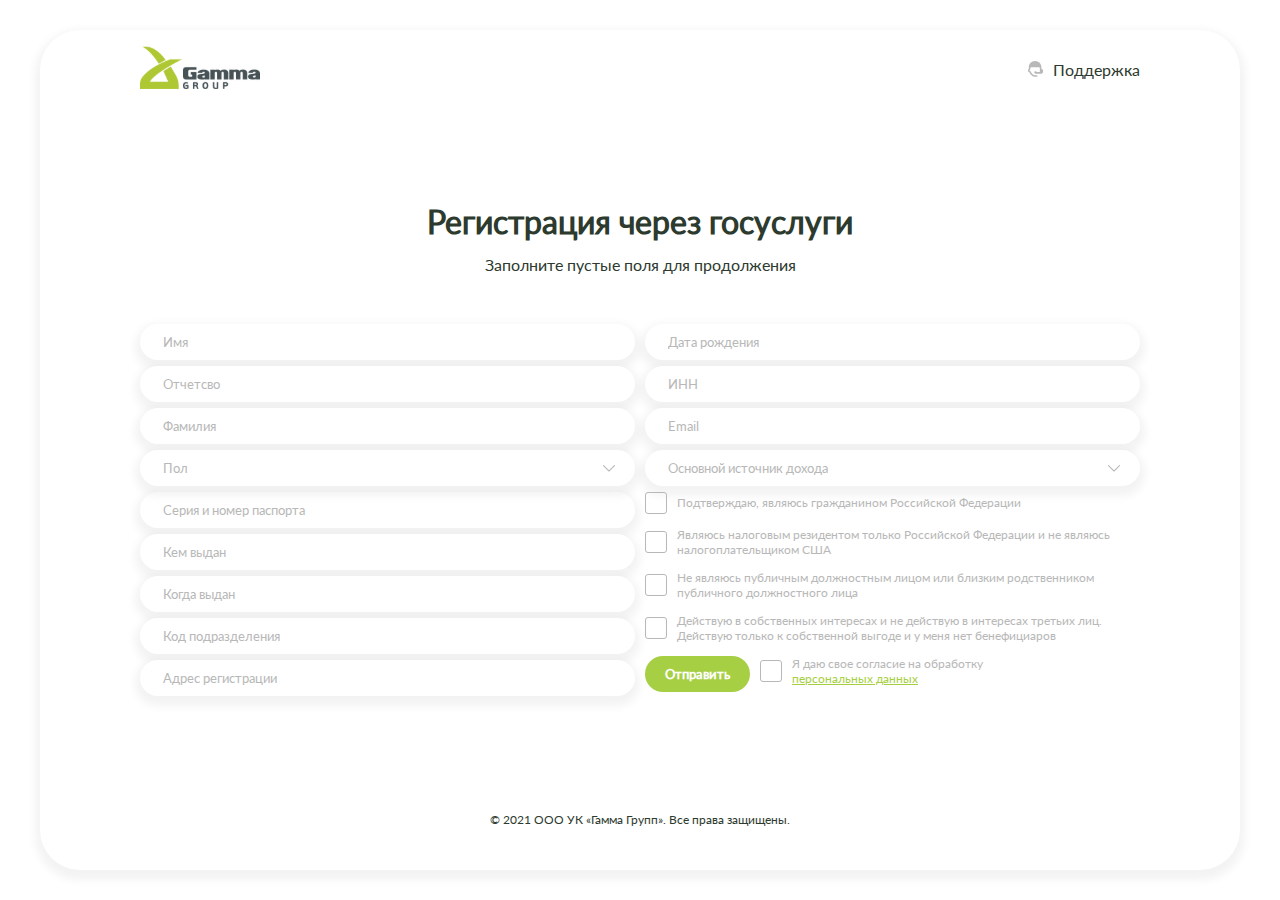
<file: register.html>
<!DOCTYPE html>
<html lang="en">
<head>
    <meta charset="UTF-8">
    <meta http-equiv="X-UA-Compatible" content="IE=edge">
    <meta name="viewport" content="width=device-width, initial-scale=1.0">
    <link rel="shortcut icon" href="/img/logo.svg" type="image/x-icon">
    <link rel="stylesheet" href="./css/index.css">
    <title>Регистрация через госуслуги</title>
</head>
<body>
    <div class="content-wrapper">
        <header class="header">
            <div class="logo">
                <img src="./img/logo.svg" alt="">
            </div>
            <div class="helper">
                <svg width="15" height="16" viewBox="0 0 15 16" fill="none" xmlns="http://www.w3.org/2000/svg">
                    <path d="M7.10526 0C3.61737 0 0.789474 2.82789 0.789474 6.31579V7.10526V7.81764C0.336546 8.24953 0 8.80511 0 9.47368C0 10.4542 0.677014 11.1812 1.53423 11.5368C2.56136 13.9919 4.61861 15.7895 7.10526 15.7895H8.68421C8.78883 15.791 8.89269 15.7716 8.98977 15.7326C9.08685 15.6936 9.17521 15.6357 9.24971 15.5622C9.32421 15.4888 9.38337 15.4012 9.42375 15.3047C9.46413 15.2082 9.48493 15.1046 9.48493 15C9.48493 14.8954 9.46413 14.7918 9.42375 14.6953C9.38337 14.5988 9.32421 14.5112 9.24971 14.4378C9.17521 14.3643 9.08685 14.3064 8.98977 14.2674C8.89269 14.2284 8.78883 14.209 8.68421 14.2105H7.10526C5.32228 14.2105 3.70339 12.868 2.8896 10.7473C2.83891 10.6152 2.75363 10.4991 2.64268 10.4112C2.53173 10.3233 2.39919 10.2668 2.25894 10.2477C1.87013 10.1942 1.57895 9.88036 1.57895 9.47368C1.57895 9.16974 1.73243 8.93129 1.97214 8.79369C2.09257 8.72451 2.19263 8.62479 2.2622 8.50458C2.33178 8.38438 2.36842 8.24795 2.36842 8.10907V7.89474V7.10526C2.36842 6.66947 2.72211 6.31579 3.15789 6.31579H11.0526C11.4884 6.31579 11.8421 6.66947 11.8421 7.10526V7.89474V11.0526H8.61482C8.53329 10.822 8.38234 10.6223 8.18272 10.4809C7.9831 10.3396 7.74461 10.2635 7.5 10.2632C7.18593 10.2632 6.88472 10.3879 6.66264 10.61C6.44055 10.8321 6.31579 11.1333 6.31579 11.4474C6.31619 11.7465 6.42977 12.0344 6.63371 12.2532C6.83765 12.472 7.11684 12.6055 7.41519 12.627C7.44336 12.63 7.47167 12.6316 7.5 12.6316H12.6316H13.4211C14.2895 12.6316 15 11.9211 15 11.0526V9.47368C15 8.60526 14.2895 7.89474 13.4211 7.89474V6.31579C13.4211 2.82789 10.5932 0 7.10526 0Z" fill="#B8B8B8"/>
                </svg>                    
                <span>Поддержка</span>
            </div>
        </header>
        <div class="content-body">
            <hgroup class="hgroup">
                <h1 class="main-heading">Регистрация через госуслуги</h1>
                <h2 class="sub-heading">Заполните пустые поля для продолжения</h2>
            </hgroup>
            <div class="column item">
                <input type="text" class="input-default" placeholder="Имя">
                <input type="text" class="input-default" placeholder="Отчетсво">
                <input type="text" class="input-default" placeholder="Фамилия">
                <div class="form-group">
                    <div class="custom-select">
                        <input type="text" class="input-default" placeholder="Пол" readonly>
                        <img src="./img/open-icon.svg" alt="">
                        <ul class="select-body">
                            <li class="select-item">
                                Мужской
                            </li>
                            <li class="select-item">
                                Женский
                            </li>
                        </ul>
                    </div>
                </div>
                <input type="text" class="input-default" placeholder="Серия и номер паспорта">
                <input type="text" class="input-default" placeholder="Кем выдан">
                <input type="text" class="input-default" placeholder="Когда выдан">
                <input type="text" class="input-default" placeholder="Код подразделения">
                <input type="text" class="input-default" placeholder="Адрес регистрации">
            </div>
            <div class="column item">
                <input type="text" class="input-default" placeholder="Дата рождения">
                <input type="text" class="input-default" placeholder="ИНН">
                <input type="text" class="input-default" placeholder="Email">
                <div class="form-group">
                    <div class="custom-select">
                        <input type="text" class="input-default" placeholder="Основной источник дохода" readonly>
                        <img src="./img/open-icon.svg" alt="">
                        <ul class="select-body">
                            <li class="select-item">
                                Заработная плата
                            </li>
                            <li class="select-item">
                                Другое
                            </li>
                        </ul>
                    </div>
                </div>
                <div class="checkbox-wrapper register-checkbox">
                    <label class="checkbox-label">
                        <input class="checkbox-input"  type="checkbox" name="" id="">
                        <div class="checkbox-visible"></div>
                        <span>
                            Подтверждаю, являюсь гражданином Российской Федерации
                        </span>
                    </label>
                </div>
                <div class="checkbox-wrapper register-checkbox">
                    <label class="checkbox-label">
                        <input class="checkbox-input"  type="checkbox" name="" id="">
                        <div class="checkbox-visible"></div>
                        <span>
                            Являюсь налоговым резидентом только Российской Федерации и не являюсь налогоплательщиком США
                        </span>
                    </label>
                </div>
                <div class="checkbox-wrapper register-checkbox">
                    <label class="checkbox-label">
                        <input class="checkbox-input"  type="checkbox" name="" id="">
                        <div class="checkbox-visible"></div>
                        <span>
                            Не являюсь публичным должностным лицом или близким родственником публичного должностного лица
                        </span>
                    </label>
                </div>
                <div class="checkbox-wrapper register-checkbox">
                    <label class="checkbox-label">
                        <input class="checkbox-input"  type="checkbox" name="" id="">
                        <div class="checkbox-visible"></div>
                        <span>
                            Действую в собственных интересах и не действую в интересах третьих лиц. Действую только к собственной выгоде и у меня нет бенефициаров
                        </span>
                    </label>
                </div>
                <div class="actions-block register-block">
                    <div class="checkbox-wrapper">
                        <label class="checkbox-label">
                            <input class="checkbox-input"  type="checkbox" name="" id="">
                            <div class="checkbox-visible"></div>
                            <span>
                                Я даю свое согласие на обработку <br>
                                <a href="#" class="link green">
                                    персональных данных
                                </a>
                            </span>
                        </label>
                    </div>
                    <button class="green-btn">Отправить</button>
                </div>
            </div>
        </div>
        <div class="content-footer">
            © 2021 ООО УК «Гамма Групп». Все права защищены.
        </div>
    </div>
    <script src="./js/select.js"></script>
</body>
</html>
</file>
<file: css/index.css>
@import url('https://fonts.googleapis.com/css2?family=Jost:wght@400;500;600&family=Montserrat:wght@400;700&family=Nunito:wght@900&family=Open+Sans:wght@400;500;600&display=swap');
@font-face {
    font-family: 'Lato';
    src: url(../fonts/Lato-Regular.ttf);
}
@font-face {
    font-family: 'Lato-Black';
    src: url(../fonts/Lato-Black.ttf);
}
@font-face {
    font-family: 'Lato-Bold';
    src: url(../fonts/Lato-Bold.ttf);
}
@font-face {
    font-family: 'Lato-Medium';
    src: url(../fonts/Lato-Medium.ttf);
}
@font-face {
    font-family: 'Lato-Extra';
    src: url(../fonts/Lato-ExtraBold.ttf);
}
body {
    font-size: 16px;
    font-family: 'Lato';
    color: #2D3A2E;
    margin: 0;
    padding: 30px 0;
    box-sizing: border-box;
}
ul {
    list-style: none;
    padding: 0;
}
a {
    text-decoration: none;
    color: #2D3A2E;
}
a:focus {
    outline: 2px solid #A7CF43;
}
button:focus {
    outline: 2px solid #A7CF43;
}
input {
    font-family: 'Lato';
}
input::placeholder {
    font-family: 'Lato';
}
.content-wrapper {
    max-width: 1200px;
    margin: 0 auto;
    min-height: calc(100vh - 60px);
    display: flex;
    flex-direction: column;
    justify-content: space-between;
    padding: 16px 100px;
    padding-bottom: 43px;
    box-sizing: border-box;
    box-shadow: 0px 5px 10px 5px rgba(0, 0, 0, 0.05);
    border-radius: 40px;
}
.header {
    display: flex;
    width: 100%;
    justify-content: space-between;
}
.helper {
    display: flex;
    align-items: center;    
}
.helper span {
    margin-left: 10px;
}
.content-body {
    display: flex;
    align-items: flex-start;
    justify-content: space-between;
    flex-wrap: wrap;
}
.main-heading {
    text-align: center;
    flex-basis: 100%;
    margin-top: 0;
    font-size: 32px;
    margin-bottom: 48px;
}
.item {
    flex-basis: 48%;
}
.item1{
    flex-basis: 45%;
}
.item-actions {
    background: #FFFFFF;
    box-shadow: 0px 5px 10px 5px rgba(0, 0, 0, 0.05);
    border-radius: 20px;
    padding: 32px;
    display: flex;
    flex-direction: column;
    align-items: center;
    max-width: 454px;
    box-sizing: border-box;
    position: relative;
}
.action-name {
    position: absolute;
    top: -12px;
}
.doc-wrapper {
    min-height: 150px;
}
.item-description {
    font-size: 14px;
}
.actions-block {
    display: flex;
    align-items: center;
    flex-direction: row-reverse;
    justify-content: space-between;
    align-items: flex-start;
    margin-top: 12px;
}
.sub-heading {
    text-align: center;
    font-size: 16px;
    font-weight: 400;
}
.input-default {
    width: 100%;
    border: 1px solid #B8B8B8;
    box-shadow: 0px 5px 10px 5px rgba(0, 0, 0, 0.05);
    border-radius: 20px;
    padding: 10px 23px;
    box-sizing: border-box;
    margin-bottom: 6px;
    border: none;
}
.input-default:focus {
    outline: 2px solid #A7CF43;
}
.gosuslugi {
    margin-bottom: 27px;
}
.checkbox-label {
    display: flex;
    align-items: center;
    margin-left: 10px;
    font-size: 12px;
}
.checkbox-wrapper {
    position: relative;
}
.checkbox-input {
    position: absolute;
    appearance: none;
}
.link {
    text-decoration: underline;
}
.green {
    color: #A7CF43;
}
.checkbox-input:checked + .checkbox-visible {
    background-image: url('../img/check.svg');
    background-repeat: no-repeat;
    background-position: center;
}
.checkbox-input:focus + .checkbox-visible {
    border: 2px solid #A7CF43;
}
.checkbox-visible {
    width: 22px;
    height: 22px;
    min-width: 22px;
    min-height: 22px;
    margin-right: 10px;
    border: 1px solid #B8B8B8;
    box-sizing: border-box;
    border-radius: 3px;
}
.green-btn {
    background-color: #A7CF43;
    padding: 10px 20px;
    border-radius: 20px;
    border: none;
    color: #fff;
    font-family: 'Lato-Medium';
    font-weight: 600;
    white-space: nowrap;
}

.content-footer {
    text-align: center;
    font-size: 12px;
}

.hgroup {
    flex-basis: 100%;
}
.hgroup .main-heading {
    margin-bottom: 10px;
}
.hgroup .sub-heading {
    font-size: 16px;
    margin-bottom: 50px;
}
.register-checkbox {
    margin-bottom: 13px;
}
.register-checkbox .checkbox-label {
    margin-left: 0;
    display: flex;
    align-items: center;
    color: #B8B8B8;
}
.register-block {
    justify-content: flex-end;
    color: #B8B8B8;
}
.input-default::placeholder {
    color: #B8B8B8;
    font-family: 'Lato';
}
.custom-select {
    position: relative;
}
.form-group {
    width: 100%;
}
.custom-select img {
    position: absolute;
    top: 15px;
    right: 20px;
}
.select-body {
    color: #B8B8B8;
    position: absolute;
    background: #FFFFFF;
    box-sizing: border-box;
    box-shadow: 0px 5px 10px 5px rgba(0, 0, 0, 0.05);
    border-radius: 20px;
    width: 100%;
    top: 25px;
    z-index: 10;
    display: none;
}
.select-item {
    padding: 5px 23px;
    box-sizing: border-box;
    display: block;
}
.select-item:last-child {
    padding-bottom: 10px;
}
.select-item:first-child {
    padding-top: 10px;
}
.select-body.open {
    display: block;
}
.column.item {
    flex-basis: 49.5%;
}
.separator {
    display: none;
}
.content-documents {
    flex-direction: column;
    align-items: center;
}
.item.item-center {
    flex-basis: 100%;
    display: flex;
    flex-direction: column;
    align-items: stretch;
}
.item-center .item-actions {
    margin: 0 auto;
    width: 360px;
    max-width: calc(100% - 20px);
}
.item-center .item-actions:last-child {
    padding: 0;
    padding-top: 10px;
    box-shadow: none;
    background-color: transparent;
}
.item-center .item-description {
    width: 363px;
    max-width: 100%;
}
.documents-heading {
    margin-bottom: 0;
}
.documents-description {
    margin-bottom: 30px;
    text-align: center;
}
@media screen and (max-width: 1200px) {
    .content-wrapper {
        box-shadow: none;
    }
}
@media screen and (max-width: 900px) {
    .content-wrapper {
        padding: 0px 50px;
    }
}

@media screen and (max-width: 730px) {
    .content-wrapper {
        padding: 0px 20px;
    }
}
@media screen and (max-width: 730px) {
    .content-wrapper {
        flex-direction: column;
        align-items: center;
    }
    .item {
        flex-basis: 100%;
        display: flex;
        flex-direction: column;
        align-items: center;
    }
    .item-actions {
        min-width: 100%;
    }
    .column.item {
        flex-basis: 100%;
    }
    .content-body {
        padding: 50px 0;
    }
    .item-actions {
        padding: 20px 10px;
    }
    .separator {
        display: flex;
        align-items: center;
        width: 100%;
        padding: 10px 0;
        justify-content: center;
        color: #B8B8B8;
    }
    .separator-item:first-child {
        height: 1px;
        width: calc(50% - 10px);
        background-color: #B8B8B8;
    }
    .separator-item:nth-child(2n) {
        padding: 0 10px;
    }
    .separator-item:last-child {
        height: 1px;
        width: calc(50% - 10px);
        background-color: #B8B8B8;
    }
}
@media screen and (max-width: 500px) {
    .item-actions {
        box-shadow: none;
    }
    .main-heading {
        margin-bottom: 30px;
    }
    .doc-wrapper {
        box-shadow: 0px 5px 10px 5px rgba(0, 0, 0, 0.05);
    }
    .item-description {
        text-align: center;
    }
}
</file>
<file: css/lk.css>
@import url('https://fonts.googleapis.com/css2?family=Jost:wght@400;500;600&family=Montserrat:wght@400;700&family=Nunito:wght@900&family=Open+Sans:wght@400;500;600&display=swap');
@font-face {
    font-family: 'Lato';
    src: url(../fonts/Lato-Regular.ttf);
}
@font-face {
    font-family: 'Lato-Black';
    src: url(../fonts/Lato-Black.ttf);
}
@font-face {
    font-family: 'Lato-Bold';
    src: url(../fonts/Lato-Bold.ttf);
}
@font-face {
    font-family: 'Lato-Medium';
    src: url(../fonts/Lato-Medium.ttf);
}
@font-face {
    font-family: 'Lato-Extra';
    src: url(../fonts/Lato-ExtraBold.ttf);
}
body {
    font-size: 16px;
    font-family: 'Lato';
    color: #2D3A2E;
    margin: 0;
    overflow-y: hidden;
}
ul {
    list-style: none;
    padding: 0;
    margin: 0;
}
a {
    text-decoration: none;
    color: #2D3A2E;
}
svg {
    cursor: pointer;
}
input {
    font-family: 'Lato';
}
input::placeholder {
    font-family: 'Lato';
}
.logo {
    padding-top: 16px;
}
/* Сайжбар */
.sidebar {
    background-color: #f6f6f6;
    min-height: 100vh;
    padding: 0px 90px;
    box-sizing: border-box;
    position: fixed;
    left: 0;
    width: 100vw;
    overflow-y: scroll;
    max-height: 100vh;
    width: 500px;
    max-width: 100%;
}
.sidebar-content {
    
}
.sidebar-nav {
    margin-top: 44px;
}
.fond-nav {
    margin-top: 44px;

}
.sidebar-nav__item {
    margin-top: 36px;
}
.sidebar-nav__item:first-child {
    margin-top: 0;
}
.sidebar-nav__link {
    display: flex;
    align-items: center;
}
.sidebar-nav__link span {
    margin-left: 15px;
}
.fond-item__link {
    display: flex;
}
.nav-heading {
    text-transform: uppercase;
    font-size: 14px;
    color: #B8B8B8;
    font-weight: 400;
}
.nav-heading.small {
    text-transform: none;
}
.sidebar-controlls {
    margin-top: auto;
    padding-bottom: 20px;
}

.sidebar-controll__item {
    margin-bottom: 30px;
}
.fond-list {
    max-height: 250px;
    position: relative;
    overflow-y: hidden;
    padding-bottom: 40px;
}
.fond-item {
    margin-top: 25px;
    max-height: 50px;
    overflow: hidden;
}
.report-item {
    margin-top: 18px;
}
.fond-item__link {
    display: flex; 
    align-items: center;
}
.sidebar-content {
    width: 250px;
    max-width: 100%;
    min-height: 100vh;
    display: flex;
    flex-direction: column;
    justify-content: space-between;
}
.fond-open {
    position: absolute;
    bottom: 0;
    left: 50%;
    transform: translateX(-50%);
    height: 50px;
    width: 100%;
    background: linear-gradient(180deg, rgba(246, 246, 246, 0) 0%, rgba(246, 246, 246, 1) 100%);
    display: flex;
    flex-direction: column;
    align-items: center;
    justify-content: center;
}
/*Контент*/
.content-bar {
    flex-grow: 1;
    max-width: calc(100% - 430px);
    border-radius: 40px 0px 0px 40px;
    background-color: #fff;
    position: relative;
    z-index: 1;
    max-height: 100vh;
    height: 100vh;
    overflow: hidden;
    padding: 20px 70px;
    box-sizing: border-box;
    display: flex;
    flex-direction: column;
    justify-content: space-between;
    box-sizing: border-box;
}
.content-bar.open .green-panels {
    overflow-y: scroll;
}
.header {
    box-sizing: border-box;
    top: 0;
    display: flex;
    justify-content: space-between;
    width: 100%;
    z-index: 5;
    background-color: #fff;
    padding-top: 20px;
}
.content-body {
    margin-top: 40px;
}
.content-wrapper {
    display: flex;
    justify-content: flex-end;
}
.content-bar-nav {
    display: flex;
    align-items: center;
    justify-content: space-between;
    width: 100%;
}
.content-bar__nav-list {
    display: flex;
    align-items: center;
}

.content-bar__nav-icons {
    display: flex;
}

.content-bar__nav-item {
    margin-right: 65px;
}
.search {
    margin-right: 50px;
}

.row-panels {
    display: flex;
    align-items: flex-start;
    justify-content: flex-start;
}
.row-item {
    margin-right: 7px;
    background: #FFFFFF;
    box-shadow: 0px 5px 10px 5px rgba(0, 0, 0, 0.05);
    border-radius: 20px;
    padding: 30px;
    box-sizing: border-box;
    max-width: 280px;
    min-width: 280px;
    position: relative;
}
.row-line {
    display: flex;
    justify-content: space-between;
    align-items: center;
    margin-bottom: 20px;
}
.row-line:last-child {
    margin-bottom: 0px;
}
.money-count {
    font-size: 30px;
    line-height: 36px;
}
.dscr-span {
    font-size: 14px;
    color: #B8B8B8;
}
.row-line__span {
    font-size: 16px;;
}
.btn-green {
    padding: 10px 20px;
    background: #A7CF43;
    border-radius: 20px;
    color: #fff;
    border: none;
    font-weight: 600;
}
.btn-green:focus {
    outline: none;
}
.main-greeting {
    flex-basis: 100%;
    margin-bottom: 32px;
    font-size: 32px;
    line-height: 38px;
    font-weight: 600;
    font-family: 'Lato', sans-serif;
    letter-spacing: 1px;
    margin-top: 0;
}
.row {
    display: flex;
    justify-content: flex-start;
    flex-wrap: wrap;
    margin-top: 50px;
    width: 100%;
}
.row:first-child {
    margin-top: 0;
}
.row-heading {
    text-transform: uppercase;
    font-size: 14px;
    line-height: 19px;
    text-transform: uppercase;
    color: #B8B8B8;
    flex-basis: 100%;
    font-weight: 400;
}
.st-icon {
    position: absolute;
    left: 25px;
    bottom: 35px;
}
.item-price {
    max-width: 100px;
    margin-left: 35px;
}
.row-item.green {
    background-color:#F6FAEC;
    margin-top: 10px;
}
.content-footer {
    height: 170px;
    display: flex;
    flex-direction: column;
    align-items: center;
    justify-content: center;
    background: linear-gradient(180deg, rgba(255, 255, 255, 0) 0%, rgba(255, 255, 255, 1) 100%);
    position: fixed;
    bottom: 0;
    right: 0;
    width: calc(100% - 456px);
}
.content-footer.open svg {
    transform: rotate(180deg);
    transition: transform .5s;
}
.green-panels {
    display: flex;
    flex-wrap: wrap;
    padding: 0 10px;
    padding-bottom: 250px;
    max-height: 50vh;
    box-sizing: border-box;
    margin-left: -10px;
}
.row-item.green {
    flex-basis: 30%;
}
.burger-btn {
    display: none;
}
.mobile-footer {
    display: none;
}
.btn-close {
    display: none;
    cursor: pointer;
}
.sidebar::-webkit-scrollbar {
    width: 0;
}
.green-panels::-webkit-scrollbar {
    width: 10px;
}
.green-panels::-webkit-scrollbar-thumb {
    background-color: #A7CF43;
    border-radius: 55px;
}
.fond-list.open {
    max-height: none;
}

.fond-open.open svg {
    transform: rotate(180deg);
    transition: transform .5s;
}
.fond-item.open {
    max-height: none;
}
.link-icon {
    width: 10px;
    height: 10px;
    border-radius: 3px;
    margin-right: 10px;
}
.link-icon.yellow {
    background: #F79A00;
}
.link-icon.blue {
    background:  #1572C9;
}
.report-link {
    display: flex;
    align-items: center;
}
.fond-item__link.open svg {
    transform: rotate(180deg);
    transition: transform .5s;
}
.reports-list {
    overflow: hidden;
}
.icon {
    cursor: pointer;
    position: relative;
}
.icon:hover a {
    color: #A7CF43;
}
.icon:hover svg path {
    fill: #A7CF43;
}
.icon span {
    margin-left: 10px;
}
.sidebar-nav__link span {
    position: relative;
    display: block;
}
.notifications-count {
    width: 15px;
    height: 15px;
    background-color: #D74D3E;
    display: block;
    position: absolute;
    top: 3px;
    right: -20px;
    font-family: 'Nunito', sans-serif;
    font-weight: 900;
    color: #fff;
    font-size: 10px;
    display: flex;
    flex-direction: column;
    align-items: center;
    justify-content: center;
    border-radius: 3px;
}
.shadow {
    background-color: rgba(0, 0, 0, 0.5);
    position: fixed;
    top: 0;
    left: 0;
    width: 100%;
    height: calc(100% + 50px);
    z-index: 11;
    display: none;
}
.shadow.visible {
    display: block;
}

.notification {
    position: absolute;
    z-index: 15;
    background-color: #fff;
    box-shadow: 0px 5px 10px 5px rgba(0, 0, 0, 0.05);
    border-radius: 20px;
    padding: 20px;
    max-width: 360px;
    width: 300px;
    box-sizing: border-box;
    display: none;
}
.notification.visible {
    display: block;
}
.notification-row {
    margin-bottom: 15px;
}
.next-step {
    border: none;
    background-color: #fff;
    color: #A7CF43;
    padding-left: 0;
}
.next-step span:first-child {
    margin-right: 20px;
    margin-left: 0;
}
.circle {
    position: absolute;
    z-index: 12;
    width: 40px;
    height: 40px;
    background-color: #fff;
    border-radius: 50%;
    left: 50%;
    top: 50%;
    transform: translate(-50%,-50%);
    display: none;
}
.circle.visible {
    display: block;
}
.sidebar-controll__item.icon .circle {
    left: 8px;
}
.icon svg {
    position: relative;
}
.helpers svg {
    z-index: 16;
}
.notifications-block {
    position: absolute;
    right: -15px;
    top: 45px;
    width: 300px;
    z-index: 15;
    background-color: #fff;
    padding: 10px;
    box-shadow: 0px 5px 10px 5px rgb(0 0 0 / 5%);
    border-radius: 20px;
    display: none;
}
.notifications-block.open {
    display: block;
}
.notification-item {
    margin-bottom: 30px;
}
.search-input {
    position: absolute;
    right: 0px;
    top: 45px;
    max-width: 200px;
    display: none;
}
.search-input.open {
    display: block;
}
.search-input svg {
    position: absolute;
    z-index: 15;
    right: -40px;
    top: 13px;
}
.search-input .input-default {
    border-radius: 20px;
    border: 1px solid transparent;
    box-shadow: 0px 5px 10px 5px rgb(0 0 0 / 5%);
    padding: 10px 23px;
    box-sizing: border-box;
    width: 250px;
}
.search-input .input-default:focus {
    outline: 1px solid #A7CF43;
}
.actions-line {
    display: none;
}
.actions-line.open {
    display: block;
}
.actions-line.open ~ .row-line .dscr-span {
    display: none;
}
.actionst-list-item {
    margin-bottom: 10px;
}
.actions-list-link:hover {
    text-decoration: underline;
    color: #A7CF43;
}
.open-actions {
    width: 30px;
    display: flex;
    justify-content: center;
}

#notification-1 {
    top: 50%;
    left: 50%;
    transform: translate(-50%,-50%);
}
#notification-2 {
    right: -15px;
    top: 45px;
}
#notification-3 {
    right: -100px;
    top: 45px;
}
#notification-4 {
    right: -80px;
    top: 40px;
}
#notification-5 {
    left: 20px;
    top: 50px;
}
#notification-6 {
    left: 0;
    top: -185px;
}

@media screen and (max-width: 1300px) {
    .shadow.shadow-desktop.visible {
        display: none;
    }
    .shadow.shadow-mobile.visible {
        display: block;
    }
    .sidebar {
        transform: translateX(-100%);
        z-index: 10;
    }
    .sidebar.open {
        transform: translateX(0%);
        transition: transform .5s;
    }
    .content-bar {
        max-width: none;
        position: relative;
        z-index: 1;
        overflow-x: hidden;
    }
    .header {
        width: 100%;
        left: 0;
        padding: 0 70px;
        padding-top: 20px;
    }
    .burger-btn {
        display: block;
        margin-left: 50px;
        cursor: pointer;
    }
    .burger-btn.hidden {
        display: none;
    }
    .logo {
        display: flex;
        justify-content: space-between;
        align-items: flex-end;
    }
    .btn-close {
        display: block;
        position: absolute;
        right: 20px;
        top: 35px;
    }
    .content-footer {
        width: 100%;
    }
}
@media screen and (max-width: 1000px) {
    .header {
       padding: 0 20px;
    }
    .content-bar {
        padding: 20px;
    }
    .row-item.green {
        flex-basis: 33%;
    }
    .green-panels {
        display: flex;
        justify-content: space-between;
    }
}
@media screen and (max-width: 930px) {
    .row-item.green {
        flex-basis: 49%;
        max-width: none;
        min-width: 250px;
    }
}
@media screen and (max-width: 850px) {
    .header {
        padding: 0 20px;
        padding-top: 20px;
    }
    .content-bar {
        padding: 20px;
    }
    .row-item.green {
        flex-basis: 48%;
        max-width: none;
    }
    .content-body {
        margin-top: 0px;
    }
}

@media screen and (max-width: 790px) {
    .content-bar-nav {
        justify-content: flex-end;
    }
    .content-bar__nav-list {
        display: none;
    }
}

@media screen and (max-width: 580px) {
    .row-panels,
    .green-panels {
        flex-wrap: nowrap;
        padding-bottom: 20px;
        padding-left: 20px;
        margin-left: -20px;
        overflow-x: scroll;
    }
    .row-panels.no-scroll {
        overflow-x: visible;
    }
    .row-panels::-webkit-scrollbar,
    .green-panels::-webkit-scrollbar {
        display: none;
    }
    .row-item,
    .row-item.green {
        min-width: 280px;
        max-width: 280px;
    }
    .content-bar {
        padding-right: 0;
        height: 100vh;
    }
    .content-footer {
        display: none;
    }
    .mobile-footer {
        display: block;
        text-align: center;
        font-size: 12px;
    }
    .sidebar {
        background-color: #f6f6f6;
        min-height: 100vh;
        padding: 20px 30px;
    }
}
</file>
